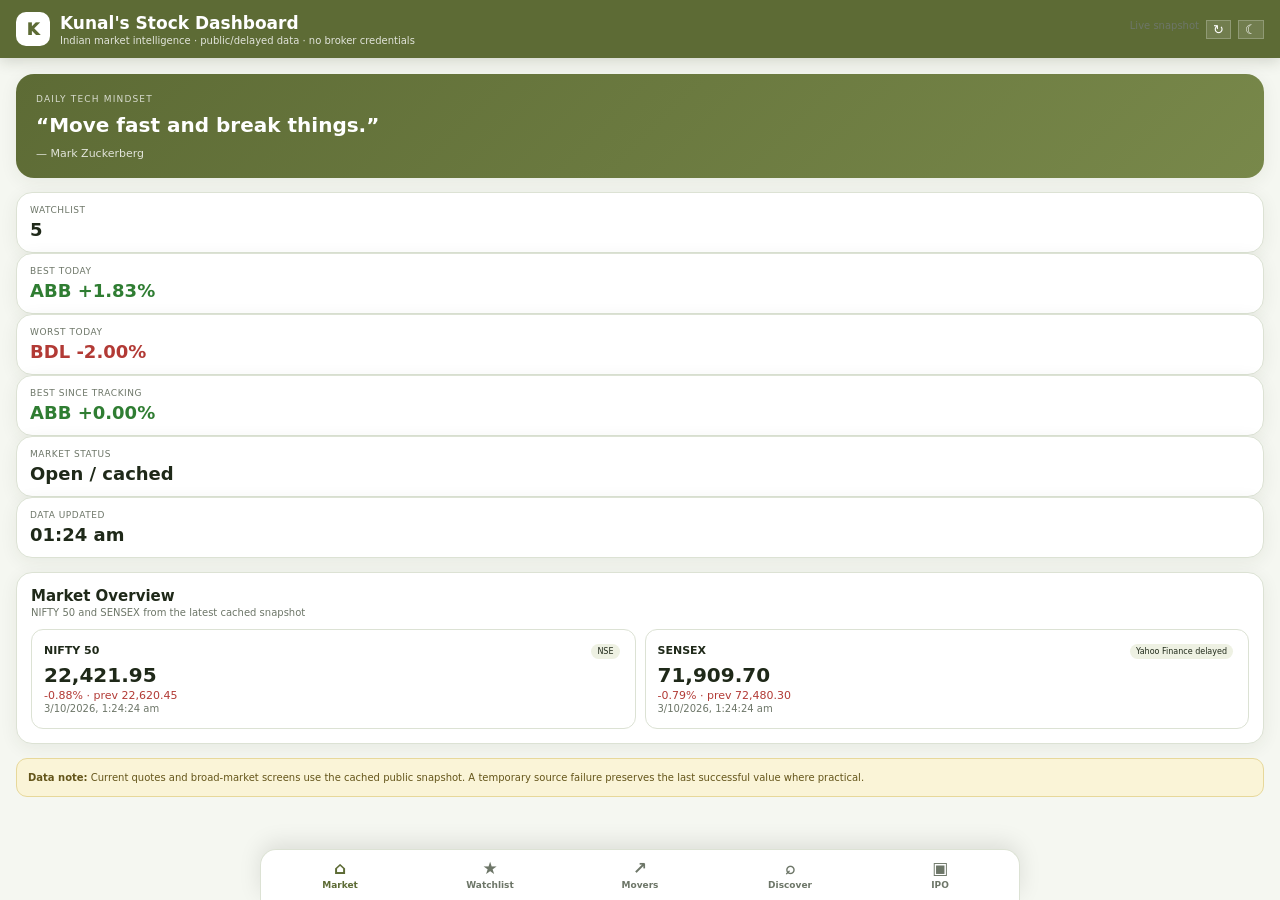
<file: index.html>
<!doctype html>
<html lang="en">
<head>
<meta charset="utf-8">
<meta name="viewport" content="width=device-width,initial-scale=1,viewport-fit=cover">
<meta name="theme-color" content="#5d6b35">
<title>Kunal's Stock Dashboard V12.0</title>
<style>
:root{--olive:#5d6b35;--olive2:#78884a;--olive3:#eef1e3;--bg:#f5f7f1;--panel:#fff;--text:#1f2919;--muted:#6d7668;--border:#dce2d4;--good:#2f7d32;--bad:#b23a35;--gold:#9a7610;--shadow:0 4px 18px rgba(39,53,29,.07)}
[data-theme=dark]{--bg:#11170e;--panel:#192114;--text:#edf2e7;--muted:#a7b19d;--border:#34402f;--olive:#95aa62;--olive2:#b1c57a;--olive3:#26311f;--good:#76c67a;--bad:#ff7b72;--gold:#e1bf57;--shadow:0 4px 18px rgba(0,0,0,.2)}
*{box-sizing:border-box}html,body{margin:0;background:var(--bg);color:var(--text);font-family:Inter,system-ui,-apple-system,Segoe UI,Roboto,sans-serif}body{min-height:100vh}.wrap{max-width:1320px;margin:auto;padding:16px}
.topbar{position:sticky;top:0;z-index:20;margin:-16px -16px 16px;padding:12px 16px;background:var(--olive);color:#fff;display:flex;align-items:center;justify-content:space-between;gap:12px;box-shadow:0 3px 14px rgba(40,50,20,.18)}.brand{display:flex;align-items:center;gap:10px}.brandmark{width:34px;height:34px;border-radius:10px;background:#fff;color:var(--olive);display:grid;place-items:center;font-weight:950}.brand h1{font-size:17px;margin:0}.brand small{display:block;opacity:.82;font-size:10px;margin-top:2px}.top-actions{display:flex;gap:7px}.top-actions button{background:rgba(255,255,255,.12);border:1px solid rgba(255,255,255,.22);color:#fff}
.quote{background:linear-gradient(135deg,var(--olive),var(--olive2));color:#fff;border-radius:18px;padding:20px 20px 18px;box-shadow:var(--shadow);margin-bottom:14px}.quote-label{font-size:9px;letter-spacing:.13em;text-transform:uppercase;opacity:.76}.quote-text{font-size:20px;line-height:1.28;font-weight:750;max-width:920px;margin:9px 0 8px}.quote-author{font-size:11px;opacity:.82}
.cards{display:grid;grid-template-columns:repeat(6,1fr);gap:9px;margin-bottom:14px}.card,.panel{background:var(--panel);border:1px solid var(--border);border-radius:16px;box-shadow:var(--shadow)}.card{padding:12px 13px}.label{font-size:9px;color:var(--muted);text-transform:uppercase;letter-spacing:.06em}.value{font-size:18px;font-weight:850;margin-top:4px}.subval{font-size:10px;color:var(--muted);margin-top:2px}.up{color:var(--good)}.down{color:var(--bad)}
.panel{padding:14px;margin-bottom:14px}.section-head{display:flex;align-items:flex-end;justify-content:space-between;gap:10px;margin-bottom:11px}.section-head h2{font-size:15px;margin:0}.section-head p{font-size:10px;color:var(--muted);margin:2px 0 0}.status{font-size:10px;color:var(--muted)}
.marketgrid{display:grid;grid-template-columns:repeat(2,1fr);gap:9px}.market{padding:12px;border:1px solid var(--border);border-radius:12px}.mhead{display:flex;justify-content:space-between;align-items:center}.mname{font-size:11px;font-weight:800}.mval{font-size:20px;font-weight:900;margin-top:4px}.mchg{font-size:11px;margin-top:2px}
.searchbar{position:relative}.toolbar{display:flex;gap:8px;flex-wrap:wrap}.toolbar input,.toolbar select,.toolbar button{font:inherit;border:1px solid var(--border);background:var(--panel);color:var(--text);border-radius:11px;padding:9px 11px}.toolbar input{min-width:280px;flex:1}.primary{background:var(--olive)!important;color:#fff!important;border-color:var(--olive)!important;font-weight:750}.results{display:none;position:absolute;left:0;right:0;top:44px;background:var(--panel);border:1px solid var(--border);border-radius:12px;box-shadow:var(--shadow);overflow:hidden;z-index:10}.results.open{display:block}.result{padding:9px 11px;cursor:pointer;border-bottom:1px solid var(--border)}.result:last-child{border-bottom:0}.result:hover{background:var(--olive3)}.result b{display:block;font-size:11px}.result span{font-size:9px;color:var(--muted)}
.tablebox{overflow:auto;border:1px solid var(--border);border-radius:12px}table{border-collapse:collapse;width:100%;min-width:1540px;font-size:11px}th{padding:9px 7px;color:var(--muted);text-align:right;border-bottom:1px solid var(--border);white-space:nowrap;position:sticky;top:0;background:var(--panel);z-index:1}th:first-child,td:first-child,td.name{text-align:left!important}td{padding:9px 7px;border-bottom:1px solid var(--border);text-align:right;white-space:nowrap;vertical-align:middle}.name{font-weight:850}.ticker{display:block;font-size:9px;color:var(--muted);font-weight:500}.price{font-size:13px;font-weight:900}.cellprice{font-weight:650}.cellpct{font-size:10px;margin-top:1px}.star{font-size:16px;background:none!important;border:0!important;padding:0 4px!important;color:var(--olive)}.remove{font-size:9px;padding:4px 6px!important}.clickstock{cursor:pointer}.clickstock:hover{background:var(--olive3)}
.details{display:none}.details.open{display:block}.detail-top{display:flex;justify-content:space-between;gap:12px}.detail-title{font-size:16px;font-weight:900}.detail-right{text-align:right}.detail-price{font-size:22px;font-weight:950}.metrics{display:grid;grid-template-columns:repeat(5,1fr);gap:8px;margin-top:11px}.metric{padding:9px;background:var(--olive3);border-radius:10px}.metric span{display:block;font-size:8px;color:var(--muted);text-transform:uppercase;letter-spacing:.04em}.metric b{font-size:11px}.chart{width:100%;height:180px;display:block;margin-top:10px}.periods{display:flex;flex-wrap:wrap;gap:6px;margin-top:7px}.period{padding:7px 9px;border:1px solid var(--border);border-radius:9px;font-size:10px}.period b{display:block;font-size:11px}
.grid3{display:grid;grid-template-columns:repeat(3,1fr);gap:10px}.grid4{display:grid;grid-template-columns:repeat(4,1fr);gap:10px}.move,.opcard,.catcard,.ipo{border:1px solid var(--border);border-radius:12px;padding:11px}.move h3,.opcard h3,.catcard h3,.ipo h3{font-size:11px;margin:0 0 7px}.moveitem{display:flex;justify-content:space-between;gap:10px;padding:7px 0;border-bottom:1px solid var(--border);font-size:11px}.moveitem:last-child{border-bottom:0}.mini{font-size:10px;color:var(--muted);line-height:1.45}.score{font-weight:900}.pill{display:inline-block;font-size:9px;border:1px solid var(--border);border-radius:999px;padding:3px 6px;margin-left:4px}.empty{padding:12px;border:1px dashed var(--border);border-radius:10px;color:var(--muted);font-size:10px;line-height:1.45}.tag{display:inline-block;font-size:8px;background:var(--olive3);border-radius:999px;padding:3px 6px;margin:2px 3px 0 0}
.ipo-grid{display:grid;grid-template-columns:repeat(3,1fr);gap:9px}.rubric{display:grid;grid-template-columns:repeat(4,1fr);gap:8px;margin-top:9px}.rubric div{padding:9px;background:var(--olive3);border-radius:9px;font-size:9px;line-height:1.4}.note{font-size:10px;color:var(--muted);line-height:1.5;margin-top:8px}
.ipo-head{display:flex;justify-content:space-between;gap:12px;align-items:flex-start;flex-wrap:wrap}
.ipo-title{font-size:15px;font-weight:900}.ipo-meta{font-size:10px;color:var(--muted);margin-top:4px;line-height:1.5}
.ipo-score{min-width:92px;text-align:center;border:1px solid var(--border);border-radius:12px;padding:8px 10px;background:var(--soft)}
.ipo-score b{display:block;font-size:18px}.ipo-score span{font-size:9px;font-weight:800}
.ipo-good,.ipo-bad{border-radius:10px;padding:9px 10px;margin-top:9px}
.ipo-good{background:#eaf7ef;border:1px solid #bfe5ca}.ipo-bad{background:#fff0f0;border:1px solid #efc4c4}
[data-theme=dark] .ipo-good{background:#13281b;border-color:#285b38}[data-theme=dark] .ipo-bad{background:#2b1717;border-color:#613030}
.ipo-good h4,.ipo-bad h4{margin:0 0 6px;font-size:10px}.ipo-good h4{color:#17723d}.ipo-bad h4{color:#b33131}
[data-theme=dark] .ipo-good h4{color:#75d99a}[data-theme=dark] .ipo-bad h4{color:#ff8d8d}
.ipo-points{display:grid;grid-template-columns:repeat(2,minmax(0,1fr));gap:5px}
.ipo-point{font-size:10px;line-height:1.35;padding:5px 6px;border-radius:7px;background:rgba(255,255,255,.55)}
[data-theme=dark] .ipo-point{background:rgba(0,0,0,.18)}
.ipo-full{margin-top:9px}.ipo-full summary{font-size:10px;font-weight:800;cursor:pointer;color:var(--muted);list-style:none}
.ipo-full summary::-webkit-details-marker{display:none}.ipo-full summary:after{content:"＋";float:right;font-size:13px}
.ipo-full[open] summary:after{content:"−"}
.ipo-facts{display:grid;grid-template-columns:repeat(3,1fr);gap:6px;margin-top:7px}
.ipo-fact{padding:7px;background:var(--soft);border-radius:7px;font-size:9px}.ipo-fact b{display:block;font-size:10px}
@media(max-width:700px){.ipo-points{grid-template-columns:1fr}.ipo-facts{grid-template-columns:repeat(2,1fr)}}
.warn{background:#faf4d7;border:1px solid #e7d89a;border-radius:11px;padding:11px;color:#64551a;font-size:10px;line-height:1.5}[data-theme=dark] .warn{background:#2d2b18;color:#dfd18b;border-color:#5a542c}
@media(max-width:1050px){.cards{grid-template-columns:repeat(3,1fr)}.grid4{grid-template-columns:repeat(2,1fr)}.metrics{grid-template-columns:repeat(3,1fr)}}
@media(max-width:760px){.wrap{padding:11px}.topbar{margin:-11px -11px 12px;padding:10px 11px}.quote{padding:16px}.quote-text{font-size:17px}.cards{grid-template-columns:repeat(2,1fr)}.marketgrid,.grid3,.ipo-grid,.rubric{grid-template-columns:1fr}.grid4,.metrics{grid-template-columns:repeat(2,1fr)}.toolbar input{min-width:0}.section-head{align-items:flex-start;flex-direction:column}}


/* IPO timeline */
.ipo-schedule{margin-top:9px;padding:9px 10px;border:1px solid var(--border);border-radius:10px;background:var(--panel)}
.ipo-schedule-title{font-size:9px;font-weight:900;letter-spacing:.05em;margin-bottom:7px;color:var(--olive)}
.ipo-schedule-title span{font-size:8px;font-weight:600;color:var(--muted);margin-left:5px}
.ipo-schedule-grid{display:grid;grid-template-columns:repeat(4,1fr);gap:6px}
.ipo-schedule-grid div{padding:7px;background:var(--olive3);border-radius:8px}
.ipo-schedule-grid span{display:block;font-size:8px;color:var(--muted);margin-bottom:2px}
.ipo-schedule-grid b{font-size:10px}
@media(max-width:760px){.ipo-schedule-grid{grid-template-columns:repeat(2,1fr)}}



/* V9.2: true tabbed Android app screens */
.app-screen{display:none!important}
.app-screen.active{display:block!important}
.tab-only{display:none!important}
.bottom-nav{
  position:fixed;
  left:50%;
  bottom:0;
  transform:translateX(-50%);
  z-index:100;
  width:min(760px,100%);
  display:grid;
  grid-template-columns:repeat(5,1fr);
  background:var(--panel);
  border:1px solid var(--border);
  border-bottom:0;
  border-radius:16px 16px 0 0;
  box-shadow:0 -6px 22px rgba(0,0,0,.10);
  padding:5px 4px calc(5px + env(safe-area-inset-bottom));
}
.bottom-nav button{
  appearance:none;
  border:0;
  background:transparent;
  color:var(--muted);
  font:inherit;
  font-size:9px;
  font-weight:800;
  padding:5px 2px;
  cursor:pointer;
  touch-action:manipulation;
  -webkit-tap-highlight-color:transparent;
}
.bottom-nav button b{
  display:block;
  font-size:17px;
  line-height:1.05;
  margin-bottom:2px;
}
.bottom-nav button.active{color:var(--olive)}
.wrap{padding-bottom:86px}
.ipo-new{
  border:1px solid var(--olive2);
  box-shadow:0 0 0 2px rgba(120,136,74,.10), var(--shadow);
  position:relative;
}
.ipo-new-badge{
  position:absolute;right:9px;top:9px;
  background:var(--olive);color:#fff;border-radius:999px;
  padding:3px 7px;font-size:8px;font-weight:900;
}
.ipo-schedule{margin-top:9px;padding:9px 10px;border:1px solid var(--border);border-radius:10px;background:var(--panel)}
.ipo-schedule-title{font-size:9px;font-weight:900;letter-spacing:.05em;margin-bottom:7px;color:var(--olive)}
.ipo-schedule-title span{font-size:8px;font-weight:600;color:var(--muted);margin-left:5px}
.ipo-schedule-grid{display:grid;grid-template-columns:repeat(4,1fr);gap:6px}
.ipo-schedule-grid div{padding:7px;background:var(--olive3);border-radius:8px}
.ipo-schedule-grid span{display:block;font-size:8px;color:var(--muted);margin-bottom:2px}
.ipo-schedule-grid b{font-size:10px}
@media(max-width:760px){
  .bottom-nav{width:100%;border-radius:14px 14px 0 0}
  .ipo-schedule-grid{grid-template-columns:repeat(2,1fr)}
}

</style>
<style>
.ipo-decision{margin:0 0 12px;border:1px solid var(--border);border-radius:14px;overflow:hidden;background:var(--panel)}
.ipo-decision-head{display:flex;justify-content:space-between;gap:10px;align-items:center;padding:11px 12px;background:var(--olive3);font-size:11px}
.ipo-decision-head span{font-size:9px;color:var(--muted);font-weight:600}
.ipo-summary-table{min-width:780px!important;font-size:10px}
.ipo-summary-table th{font-size:9px}
.score-badge{display:inline-grid;place-items:center;min-width:34px;height:28px;padding:0 7px;border-radius:9px;font-weight:950;color:#fff}
.score-green{background:#2f7d32}.score-amber{background:#b88916}.score-red{background:#b23a35}
.status-badge{display:inline-block;padding:4px 7px;border-radius:999px;font-size:8px;font-weight:900;white-space:nowrap}
.status-live{background:#dff3e4;color:#17652f}.status-upcoming{background:#e9eddc;color:#55652d}
.status-closed{background:#fff0d2;color:#8a6410}.status-allotment{background:#ffe3e1;color:#9d302b}
.status-listed{background:#e7eaf0;color:#505866}
.ipo-score-box{display:flex;flex-direction:column;align-items:center;gap:4px}
.ipo-score-box .score-badge{min-width:46px;height:38px;font-size:17px}
.ipo-score-box small{font-size:8px;font-weight:800;color:var(--muted)}
@media(max-width:760px){.ipo-decision-head{align-items:flex-start;flex-direction:column}.ipo-summary-table{min-width:760px!important}}
</style>
<style>
.ipo-decision{margin:0 0 12px;border:1px solid var(--border);border-radius:14px;overflow:hidden;background:var(--panel)}
.ipo-decision-head{display:flex;justify-content:space-between;gap:10px;align-items:center;padding:11px 12px;background:var(--olive3);font-size:11px}
.ipo-decision-head span{font-size:9px;color:var(--muted);font-weight:600}
.ipo-summary-table{min-width:700px!important;font-size:10px}
.ipo-summary-table th{font-size:9px}
.score-badge{display:inline-grid;place-items:center;min-width:34px;height:28px;padding:0 7px;border-radius:9px;font-weight:950;color:#fff}
.score-green{background:#2f7d32}.score-amber{background:#b88916}.score-red{background:#b23a35}
.status-badge{display:inline-block;padding:4px 7px;border-radius:999px;font-size:8px;font-weight:900;white-space:nowrap}
.status-live{background:#dff3e4;color:#17652f}.status-upcoming{background:#e9eddc;color:#55652d}
.status-closed{background:#fff0d2;color:#8a6410}.status-allotment{background:#ffe3e1;color:#9d302b}
.status-listed{background:#e7eaf0;color:#505866}
.ipo-score-box{display:flex;flex-direction:column;align-items:center;gap:4px}
.ipo-score-box .score-badge{min-width:46px;height:38px;font-size:17px}
.ipo-score-box small{font-size:8px;font-weight:800;color:var(--muted)}
@media(max-width:760px){.ipo-decision-head{align-items:flex-start;flex-direction:column}.ipo-summary-table{min-width:700px!important}}
</style>
</head>
<body>
<div class="wrap">
<header class="topbar"><div class="brand"><div class="brandmark">K</div><div><h1>Kunal's Stock Dashboard</h1><small>Indian market intelligence · public/delayed data · no broker credentials</small></div></div><div class="top-actions"><span class="status" id="status">Loading…</span><button id="refresh">↻</button><button id="theme">☾</button></div></header>

<section class="quote"><div class="quote-label">Daily tech mindset</div><div class="quote-text" id="quoteText"></div><div class="quote-author" id="quoteAuthor"></div></section>

<section class="cards" data-screen="market"><div class="card"><div class="label">Watchlist</div><div class="value" id="count">5</div></div><div class="card"><div class="label">Best Today</div><div class="value up" id="best">—</div></div><div class="card"><div class="label">Worst Today</div><div class="value down" id="worst">—</div></div><div class="card"><div class="label">Best Since Tracking</div><div class="value up" id="bestTrack">—</div></div><div class="card"><div class="label">Market Status</div><div class="value" id="marketStatus">—</div></div><div class="card"><div class="label">Data Updated</div><div class="value" id="updated">—</div></div></section>

<section class="panel" data-screen="market"><div class="section-head"><div><span id="market-section" class="section-anchor"></span><h2>Market Overview</h2><p>NIFTY 50 and SENSEX from the latest cached snapshot</p></div></div><div class="marketgrid" id="markets"></div></section>

<section class="panel" data-screen="watchlist"><div class="section-head"><div><span id="watchlist-section" class="section-anchor"></span><h2>Build Your Watchlist</h2><p>Search by symbol or company name and choose a real matching security.</p></div></div><div class="toolbar"><div class="searchbar" style="flex:1;min-width:220px"><input id="stockInput" autocomplete="off" placeholder="Try TCS, Tata Consultancy, GTLINFRA…"><div id="results" class="results"></div></div><button id="add" class="primary">＋ Add selected</button><select id="sort"><option value="default">Sort: Default</option><option value="today">Today</option><option value="m1">1M</option><option value="y1">1Y</option><option value="track">Since Tracking</option></select><select id="filter"><option value="all">All</option><option value="up">Gainers</option><option value="down">Losers</option><option value="fav">Favourites</option></select></div><div class="note">Unknown text is never silently added. Search suggestions come from the cached broader-market universe, and the selected security's own first available price becomes its independent tracking price.</div></section>

<section class="panel" data-screen="watchlist"><div class="section-head"><div><span id="performance-section" class="section-anchor"></span><h2>My Performance</h2><p>Every stock has its own tracking price and historical prices.</p></div></div><div class="tablebox"><table><thead><tr><th>★</th><th>Stock</th><th>Tracking</th><th>Since</th><th>Current</th><th>Today</th><th>1M</th><th>3M</th><th>6M</th><th>9M</th><th>1Y</th><th>5Y</th><th>All Time</th><th></th></tr></thead><tbody id="rows"></tbody></table></div></section>

<section class="panel" data-screen="watchlist"><div class="section-head"><div><h2>Selected Stock</h2><p>Tap any performance row to open details and the cached chart.</p></div></div><div id="details"><div class="empty">Select a stock from the table.</div></div></section>

<section class="panel" data-screen="discover"><div class="section-head"><div><span id="opportunities-section" class="section-anchor"></span><h2>Broader Market Opportunities</h2><p>Entire cached NIFTY 500 universe, including stocks outside your watchlist.</p></div></div><div class="grid3"><div class="opcard"><h3>Biggest Gainers — All Stocks</h3><div id="oppToday"></div></div><div class="opcard"><h3>Near 52W High</h3><div id="oppHigh"></div></div><div class="opcard"><h3>Recovery Candidates</h3><div id="oppLow"></div></div></div><div class="note">Opportunity scores are indicative screening scores, not predictions or guaranteed returns.</div></section>

<section class="panel" data-screen="movers"><div class="section-head"><div><span id="movers-section" class="section-anchor"></span><h2>Biggest Movers — All Stocks</h2><p>Top gainers and losers across the whole cached universe, not just your watchlist.</p></div></div><div class="grid4"><div class="move"><h3>Top Gainers</h3><div id="gainers"></div></div><div class="move"><h3>Top Losers</h3><div id="losers"></div></div><div class="move"><h3>Strongest Momentum</h3><div id="momentum"></div></div><div class="move"><h3>Near 52W High</h3><div id="moversHigh"></div></div></div></section>

<section class="panel" data-screen="discover"><div class="section-head"><div><span id="categories-section" class="section-anchor"></span><h2>Stock Categories</h2><p>Cap buckets are rank-based from available free-float market-cap data; themes are curated.</p></div></div><div class="grid4" id="categories"></div></section>

<section class="panel" data-screen="ipo"><div class="section-head"><div><span id="ipo-section" class="section-anchor"></span><h2>IPO Intelligence</h2><p>Current/upcoming IPOs with status, decision score and detailed analysis.</p></div></div>
<div class="ipo-decision">
  <div class="ipo-decision-head"><b>IPO Decision Summary</b><span>Analytical score — not a guarantee</span></div>
  <div class="tablebox"><table class="ipo-summary-table"><thead><tr><th>IPO</th><th>Status</th><th>Score</th><th>Can Invest?</th><th>Listing Gains</th><th>Long Term</th><th>Risk</th></tr></thead><tbody id="ipoSummary"></tbody></table></div>
</div>
<div id="ipos"></div><div class="rubric"><div><b>Fundamentals</b><br>Revenue/profit growth, margins, ROE/ROCE, debt</div><div><b>Valuation</b><br>IPO P/E vs industry, P/S and market-cap context</div><div><b>Structure</b><br>Fresh issue, OFS, promoter holding, use of proceeds</div><div><b>Demand</b><br>GMP, trend and retail/QIB/NII subscription</div></div><div class="note">GMP is unofficial market information and must never be treated as a guaranteed listing price or return.</div></section>

<div class="warn"><b>Data note:</b> Current quotes and broad-market screens use the cached public snapshot. A temporary source failure preserves the last successful value where practical.</div>
</div>

<script>
const defaults=[{name:"ABB India",symbol:"ABB"},{name:"Bharat Dynamics",symbol:"BDL"},{name:"BPCL",symbol:"BPCL"},{name:"Bharat Electronics",symbol:"BEL"},{name:"Cupid",symbol:"CUPID"}];
const quotes=[
 ["Stay hungry. Stay foolish.","Steve Jobs"],
 ["Move fast and break things.","Mark Zuckerberg"],
 ["Your most unhappy customers are your greatest source of learning.","Bill Gates"],
 ["Great things in business are never done by one person; they're done by a team.","Steve Jobs"],
];
let stocks=JSON.parse(localStorage.getItem("ksd7-stocks")||"null")||defaults;let data=null,ipoData=null,historyCache={},selected=null,chosen=null;
const fmt=v=>v==null||!isFinite(v)?"—":Number(v).toLocaleString("en-IN",{minimumFractionDigits:2,maximumFractionDigits:2});
const pct=v=>v==null||!isFinite(v)?"—":(v>=0?"+":"")+Number(v).toFixed(2)+"%";

const num=v=>{
  if(v===null||v===undefined||v==="") return null;
  const n=Number(String(v).replace(/,/g,"").replace(/₹/g,"").replace(/%/g,""));
  return Number.isFinite(n)?n:null;
};
const price=v=>{
  const n=num(v);
  return n===null?"—":"₹"+n.toLocaleString("en-IN",{minimumFractionDigits:2,maximumFractionDigits:2});
};


const marketCapCr=v=>{
  const n=num(v);
  return n==null?"—":n;
};
const marketCapLabel=v=>v==null?"—":`₹${fmt(marketCapCr(v))} Cr`;

const cls=v=>v==null?"":v>=0?"up":"down";
const esc=v=>String(v??"").replace(/[&<>"']/g,m=>({"&":"&amp;","<":"&lt;",">":"&gt;",'"':"&quot;","'":"&#039;"}[m]));
const trackKey=s=>`ksd7-track-${s}`;function save(){localStorage.setItem("ksd7-stocks",JSON.stringify(stocks))}
function track(symbol,last){let r=JSON.parse(localStorage.getItem(trackKey(symbol))||"null");if(!r?.price&&last!=null){r={price:last,date:new Date().toISOString()};localStorage.setItem(trackKey(symbol),JSON.stringify(r))}return r}
function universe(){return Object.entries(data?.opportunities||{}).map(([symbol,d])=>({symbol,...d})).filter(d=>d.last!=null)}
function get(s){
  const sym=String(s?.symbol||s||"").toUpperCase();
  let d=data?.stocks?.[sym]||data?.opportunities?.[sym]||null;
  const h=historyCache?.[sym];
  if(h){
    if(!d){
      d={name:s?.name||h.name||sym,last:h.last??null};
      data.stocks=data.stocks||{};
      data.stocks[sym]=d;
    }
    if(!Array.isArray(d.points) && Array.isArray(h.points)) d.points=h.points;
    const fields=["m1Price","m3Price","m6Price","m9Price","y1Price","y5Price","allTimePrice","m1","m3","m6","m9","y1","y5","allTime"];
    for(const k of fields){
      if(d[k]==null && h[k]!=null) d[k]=h[k];
    }
    if(d.last==null && h.last!=null) d.last=h.last;
    if(d.prev==null && h.prev!=null) d.prev=h.prev;
  }
  return d;
}
function historicalCell(d,key){const price=d?.[key+"Price"],change=d?.[key];return price!=null?`<div class="cellprice">₹${fmt(price)}</div><div class="cellpct ${cls(change)}">${pct(change)}</div>`:"—"}
function render(){const f=document.getElementById("filter").value,k=document.getElementById("sort").value;let list=stocks.filter(s=>{const d=get(s),v=d?.today;return f==="all"||(f==="up"&&v!=null&&v>=0)||(f==="down"&&v!=null&&v<0)||(f==="fav"&&s.favorite)});list.sort((a,b)=>{if(k==="default")return 0;const A=get(a),B=get(b);if(k==="track"){const ta=A?.last!=null?track(a.symbol,A.last):null,tb=B?.last!=null?track(b.symbol,B.last):null;return ((tb?.price&&B?.last)?B.last/tb.price-1:-Infinity)-((ta?.price&&A?.last)?A.last/ta.price-1:-Infinity)}return (B?.[k]??-Infinity)-(A?.[k]??-Infinity)});
document.getElementById("count").textContent=stocks.length;document.getElementById("rows").innerHTML=list.map(s=>{const d=get(s),tr=d?.last!=null?track(s.symbol,d.last):null,since=tr?.price&&d?.last!=null?(d.last/tr.price-1)*100:null;return `<tr class="clickstock" data-sym="${esc(s.symbol)}"><td><button class="star" data-star="${esc(s.symbol)}">${s.favorite?"★":"☆"}</button></td><td class="name">${esc(d?.name||s.name)}<span class="ticker">${esc(s.symbol)}</span></td><td>${tr?`₹${fmt(tr.price)}`:"—"}</td><td class="${cls(since)}">${pct(since)}</td><td class="price">${d?.last!=null?"₹"+fmt(d.last):"—"}</td><td class="${cls(d?.today)}">${pct(d?.today)}</td><td>${historicalCell(d,"m1")}</td><td>${historicalCell(d,"m3")}</td><td>${historicalCell(d,"m6")}</td><td>${historicalCell(d,"m9")}</td><td>${historicalCell(d,"y1")}</td><td>${historicalCell(d,"y5")}</td><td>${historicalCell(d,"allTime")}</td><td><button class="remove" data-remove="${esc(s.symbol)}">Remove</button></td></tr>`}).join("")||`<tr><td colspan="14"><div class="empty">No stocks match this filter.</div></td></tr>`;
document.querySelectorAll("[data-sym]").forEach(r=>r.onclick=e=>{if(e.target.closest("button"))return;openDetail(r.dataset.sym)});document.querySelectorAll("[data-star]").forEach(b=>b.onclick=e=>{e.stopPropagation();const s=stocks.find(x=>x.symbol===b.dataset.star);if(s){s.favorite=!s.favorite;save();render()}});document.querySelectorAll("[data-remove]").forEach(b=>b.onclick=e=>{e.stopPropagation();stocks=stocks.filter(x=>x.symbol!==b.dataset.remove);save();if(selected===b.dataset.remove)selected=null;render()});renderDetails()}

async function fetchUserStockHistoryV12(symbol){
  const s=String(symbol||"").toUpperCase().replace(/\.NS$/,"");
  if(!s) return null;
  if(Array.isArray(historyCache?.[s]?.points)&&historyCache[s].points.length>1)
    return historyCache[s].points;
  return null;
}

function applyUserHistoryV12(d,points){
  if(!d||!Array.isArray(points)||points.length<2) return false;
  points=points.filter(p=>Number.isFinite(Number(p.t))&&Number(p.c)>0).sort((a,b)=>a.t-b.t);
  if(points.length<2) return false;
  d.points=points;
  if(d.last==null||!Number.isFinite(Number(d.last))) d.last=Number(points.at(-1).c);
  if(d.prev==null||!Number.isFinite(Number(d.prev))) d.prev=Number(points.at(-2)?.c||points.at(-1).c);
  if(d.today==null) d.today=d.prev?((d.last/d.prev)-1)*100:null;

  const now=Date.now();
  const pick=days=>{
    const target=now-days*86400000;
    let val=points[0].c;
    for(const p of points){ if(p.t*1000<=target) val=p.c; else break; }
    return val;
  };
  for(const [k,days] of [["m1",30],["m3",91],["m6",182],["m9",274],["y1",365],["y5",1826]]){
    const hp=pick(days);
    if(Number.isFinite(hp)&&hp>0){
      d[k+"Price"]=hp;
      d[k]=d.last>0?((d.last-hp)/hp)*100:null;
    }
  }
  d.allTimePrice=Number(points[0].c);
  d.allTime=d.allTimePrice>0?((d.last-d.allTimePrice)/d.allTimePrice)*100:null;
  d.historySource="GitHub cached Yahoo historical data";
  return true;
}

async function hydrateMissingWatchlistHistoryV12(){
  const list=Array.isArray(stocks)?stocks:[];
  let changed=false;
  for(const item of list){
    const sym=String(item?.symbol||item||"").toUpperCase();
    const d=data?.stocks?.[sym]||data?.opportunities?.[sym];
    if(!sym||!d) continue;
    const h=historyCache?.[sym];
    if(h && applyUserHistoryV12(d,h.points||[])) changed=true;
  }
  if(changed) render();
}

async function openDetail(sym){
  selected=String(sym||"").toUpperCase();
  let d=get({symbol:selected});
  if(!d){
    data.stocks=data.stocks||{};
    d=data.stocks[selected]={name:selected,last:null,points:[]};
  }
  const h=historyCache?.[selected];
  if(h) applyUserHistoryV12(d,h.points||[]);
  render();
  renderDetails();
  document.getElementById("details").scrollIntoView({behavior:"smooth",block:"nearest"});
}
function renderDetails(){const box=document.getElementById("details");if(!selected){box.innerHTML='<div class="empty">Select a stock from the table.</div>';return}const meta=stocks.find(s=>s.symbol===selected)||{symbol:selected,name:selected},d=get(meta);if(!d){box.innerHTML=`<div class="empty">${esc(selected)} has no current cached data yet.</div>`;return}const tr=track(selected,d.last),since=tr?.price?(d.last/tr.price-1)*100:null;box.innerHTML=`<div class="details open"><div class="detail-top"><div><div class="detail-title">${esc(d.name||meta.name)} <span class="ticker">${esc(selected)}</span></div><div class="mini">${esc(d.sector||"Sector unavailable")}</div></div><div class="detail-right"><div class="detail-price">₹${fmt(d.last)}</div><div class="${cls(d.today)}">${pct(d.today)} today</div></div></div><div class="metrics"><div class="metric"><span>Tracking price</span><b>₹${fmt(tr?.price)}</b></div><div class="metric"><span>Since tracking</span><b class="${cls(since)}">${pct(since)}</b></div><div class="metric"><span>52W high</span><b>₹${fmt(d.high)}</b></div><div class="metric"><span>52W low</span><b>₹${fmt(d.low)}</b></div><div class="metric"><span>Volume</span><b>${d.volume==null?"—":Number(d.volume).toLocaleString("en-IN")}</b></div><div class="metric"><span>Prev close</span><b>₹${fmt(d.prev)}</b></div><div class="metric"><span>Market cap</span><b>${marketCapLabel(d.marketCap)}</b></div><div class="metric"><span>P/E</span><b>${fmt(d.pe)}</b></div><div class="metric"><span>1Y</span><b class="${cls(d.y1)}">${pct(d.y1)}</b></div><div class="metric"><span>5Y</span><b class="${cls(d.y5)}">${pct(d.y5)}</b></div></div><svg class="chart" viewBox="0 0 900 180" preserveAspectRatio="none">${spark(d.points)}</svg><div class="periods">${[["1M","m1"],["3M","m3"],["6M","m6"],["9M","m9"],["1Y","y1"],["5Y","y5"],["All Time","allTime"]].map(([label,key])=>`<div class="period"><span>${label}</span><b>₹${fmt(d[key+"Price"])}</b><span class="${cls(d[key])}">${pct(d[key])}</span></div>`).join("")}</div>`}
function spark(points){const p=(points||[]).map(x=>Number(x.c)).filter(Number.isFinite).slice(-260);if(p.length<2)return"";const w=900,h=180,pad=8,min=Math.min(...p),max=Math.max(...p),den=max-min||1;const pts=p.map((v,i)=>`${pad+i*(w-2*pad)/(p.length-1)},${h-pad-(v-min)*(h-2*pad)/den}`).join(" ");return `<polyline fill="none" stroke="var(--olive)" stroke-width="2.3" points="${pts}"/>`}
function populateSearch(){const q=document.getElementById("stockInput").value.trim().toLowerCase(),box=document.getElementById("results");chosen=null;if(!q){box.classList.remove("open");box.innerHTML="";return}const rows=universe().filter(x=>x.symbol.toLowerCase().includes(q)||String(x.name||"").toLowerCase().includes(q)).sort((a,b)=>{const as=a.symbol.toLowerCase().startsWith(q)?0:1,bs=b.symbol.toLowerCase().startsWith(q)?0:1;return as-bs||a.symbol.localeCompare(b.symbol)}).slice(0,8);box.innerHTML=rows.length?rows.map(x=>`<div class="result" data-result="${esc(x.symbol)}"><b>${esc(x.symbol)}</b><span>${esc(x.name||x.symbol)} · ₹${fmt(x.last)}</span></div>`).join(""):`<div class="result"><b>No matching stock</b><span>Try a symbol or part of the company name.</span></div>`;box.classList.add("open");document.querySelectorAll("[data-result]").forEach(e=>e.onclick=()=>{chosen=e.dataset.result;document.getElementById("stockInput").value=chosen;box.classList.remove("open")})}
function addSelected(){let sym=chosen||document.getElementById("stockInput").value.trim().toUpperCase();const rows=universe();let exact=rows.find(x=>x.symbol===sym)||rows.find(x=>String(x.name||"").toUpperCase()===sym);if(!exact){const q=sym.toLowerCase();exact=rows.find(x=>x.symbol.toLowerCase()===q||String(x.name||"").toLowerCase()===q)}if(!exact){alert("Select a stock from the search suggestions first.");return}sym=exact.symbol;if(!stocks.some(s=>s.symbol===sym)){stocks.push({name:exact.name||sym,symbol:sym});track(sym,exact.last);save();render()}document.getElementById("stockInput").value="";chosen=null;document.getElementById("results").classList.remove("open")}
function renderMarkets(){const m=data?.markets||{};document.getElementById("markets").innerHTML=["NIFTY 50","SENSEX"].map(k=>{const x=m[k];return `<div class="market"><div class="mhead"><div class="mname">${k}</div><span class="tag">${esc(x?.source||"cached")}</span></div><div class="mval">${x?.last!=null?fmt(x.last):"—"}</div><div class="mchg ${cls(x?.today)}">${pct(x?.today)} · prev ${x?.prev!=null?fmt(x.prev):"—"}</div><div class="mini">${x?.updatedAt?new Date(x.updatedAt).toLocaleString("en-IN"):"Last good cached value"}</div></div>`}).join("")}
function renderOpportunity(id,arr,showScore=true){document.getElementById(id).innerHTML=(arr||[]).slice(0,8).map(x=>`<div class="moveitem linkish" data-oppsym="${esc(x.symbol)}"><span><b>${esc(x.symbol)}</b><span class="ticker">${esc(x.name||x.symbol)}</span></span><span class="${cls(x.today)}">${pct(x.today)}${showScore?`<span class="ticker">Score ${x.score??"—"}</span>`:""}</span></div>`).join("")||'<div class="empty">No opportunity data in snapshot.</div>'}
function opportunities(){const arr=universe();renderOpportunity("oppToday",[...arr].sort((a,b)=>(b.today??-Infinity)-(a.today??-Infinity)));renderOpportunity("oppHigh",arr.filter(x=>x.high&&x.last).sort((a,b)=>(b.last/b.high)-(a.last/a.high)));renderOpportunity("oppLow",arr.filter(x=>x.high&&x.low&&x.last).sort((a,b)=>((a.last-a.low)/(a.high-a.low))-((b.last-b.low)/(b.high-b.low))));const gains=[...arr].sort((a,b)=>(b.today??-Infinity)-(a.today??-Infinity)),losers=[...arr].sort((a,b)=>(a.today??Infinity)-(b.today??Infinity)),momentum=[...arr].sort((a,b)=>(b.score??-Infinity)-(a.score??-Infinity)),high=[...arr].filter(x=>x.high&&x.last).sort((a,b)=>(b.last/b.high)-(a.last/a.high));renderMover("gainers",gains);renderMover("losers",losers);renderMover("momentum",momentum,true);renderMover("moversHigh",high,true);document.querySelectorAll("[data-oppsym]").forEach(e=>e.onclick=()=>{const sym=e.dataset.oppsym;if(!stocks.some(s=>s.symbol===sym)){const d=data.opportunities[sym];stocks.push({name:d?.name||sym,symbol:sym});track(sym,d?.last);save();render()}openDetail(sym)})}
function renderMover(id,arr,score=false){document.getElementById(id).innerHTML=arr.slice(0,8).map(x=>`<div class="moveitem linkish" data-oppsym="${esc(x.symbol)}"><span>${esc(x.symbol)}<span class="ticker">${esc(x.name||"")}</span></span><span class="${cls(x.today)}">${pct(x.today)}${score?`<span class="ticker">${x.score??"—"}</span>`:""}</span></div>`).join("")||'<div class="empty">No data.</div>'}
const themes={"Dividend":["COALINDIA","IOC","ONGC","NTPC","POWERGRID","BPCL","ITC"],"PSU":["SBIN","BPCL","BEL","BDL","ONGC","NTPC","COALINDIA"],"Defence":["BEL","BDL","HAL","MAZDOCK","GRSE","BEML"],"Railways":["IRCON","RVNL","IRFC","RITES","TITAGARH"],"Infrastructure":["LT","LARSEN","ABB","SIEMENS","RVNL","IRCON"],"Banking":["HDFCBANK","ICICIBANK","SBIN","KOTAKBANK","AXISBANK"],"IT":["TCS","INFY","HCLTECH","WIPRO","TECHM"],"Pharma":["SUNPHARMA","DRREDDY","CIPLA","DIVISLAB"],"Energy":["RELIANCE","ONGC","POWERGRID","BPCL","NTPC"]};
function categoryRecords(name){const arr=universe();if(["Blue-chip","Large-cap","Mid-cap","Small-cap","Penny (<₹50)"].includes(name))return arr.filter(x=>x.capCategory===name||(!x.capCategory&&name==="Penny (<₹50)"&&x.last<50)).sort((a,b)=>(b.score??-Infinity)-(a.score??-Infinity));const set=new Set(themes[name]||[]);return arr.filter(x=>set.has(x.symbol)).sort((a,b)=>(b.score??-Infinity)-(a.score??-Infinity))}
function categories(){const names=["Blue-chip","Large-cap","Mid-cap","Small-cap","Penny (<₹50)",...Object.keys(themes)];document.getElementById("categories").innerHTML=names.map(name=>{const a=categoryRecords(name),b=a[0];return `<div class="catcard"><h3>${name}</h3>${b?`<div class="moveitem linkish" data-oppsym="${esc(b.symbol)}"><span><b>${esc(b.symbol)}</b><span class="ticker">${esc(b.name||"")}</span></span><span>₹${fmt(b.last)}</span></div><div class="mini">Today ${pct(b.today)} · 52W ${fmt(b.low)}–${fmt(b.high)} · score ${b.score??"—"}</div>`:'<div class="empty">No matching stock in the current snapshot.</div>'}</div>`}).join("");document.querySelectorAll("[data-oppsym]").forEach(e=>e.onclick=()=>{const sym=e.dataset.oppsym;if(!stocks.some(s=>s.symbol===sym)){const d=data.opportunities[sym];stocks.push({name:d?.name||sym,symbol:sym});track(sym,d?.last);save();render()}openDetail(sym)})}
function ipoScore(x){let s=0;const rg=Number(x.revenueGrowth),pg=Number(x.profitGrowth),roe=Number(x.roe),roce=Number(x.roce),g=Number(x.gmpPct),sub=Number(x.subscriptionTotal);if(Number.isFinite(rg))s+=Math.max(0,Math.min(10,rg/5+5));if(Number.isFinite(pg))s+=Math.max(0,Math.min(10,pg/5+5));if(Number.isFinite(roe))s+=Math.max(0,Math.min(10,roe/5));if(Number.isFinite(roce))s+=Math.max(0,Math.min(10,roce/5));if(x.pe!=null&&x.industryPe>0)s+=Math.max(0,Math.min(15,(1-(Number(x.pe)-Number(x.industryPe))/Number(x.industryPe))*15));if(Number.isFinite(g))s+=Math.max(0,Math.min(15,g/5));if(Number.isFinite(sub))s+=Math.max(0,Math.min(15,sub/3));if(x.freshIssuePct!=null)s+=Math.min(10,Math.max(0,Number(x.freshIssuePct)/10));return Math.round(Math.min(100,s))}
function ipoSignal(label,value,type){
 const text=value==null||value===""?"Not available":String(value);
 return `<div class="ipo-point"><b>${esc(label)}</b><br>${esc(text)}</div>`;
}
function fmtDate(v){
 if(!v) return "—";
 const d=new Date(v+(/T|Z/.test(String(v))?"":"T00:00:00+05:30"));
 if(Number.isNaN(d.getTime())) return esc(String(v));
 return d.toLocaleDateString("en-IN",{day:"2-digit",month:"short",year:"numeric"});
}
function ipoCard(x){
 const score=x.score??ipoScore(x), flag=score>=70?"GREEN":score>=45?"YELLOW":"RED";
 const positives=[], negatives=[];
 const rg=Number(x.revenueGrowth), pg=Number(x.profitGrowth), roe=Number(x.roe), roce=Number(x.roce);
 const gp=Number(x.gmpPct), sub=Number(x.subscriptionTotal), pe=Number(x.pe), ipe=Number(x.industryPe);
 const debt=Number(x.debt), fresh=Number(x.freshIssuePct), promoter=Number(x.promoterHolding);

 if(Number.isFinite(rg) && rg>0) positives.push(ipoSignal("Revenue growth",pct(rg)+" — positive","good"));
 if(Number.isFinite(pg) && pg>0) positives.push(ipoSignal("Profit growth",pct(pg)+" — positive","good"));
 if(Number.isFinite(roe) && roe>=15) positives.push(ipoSignal("ROE",pct(roe)+" — healthy","good"));
 if(Number.isFinite(roce) && roce>=15) positives.push(ipoSignal("ROCE",pct(roce)+" — healthy","good"));
 if(Number.isFinite(gp) && gp>0) positives.push(ipoSignal("GMP",pct(gp)+" — positive unofficial signal","good"));
 if(Number.isFinite(sub) && sub>=2) positives.push(ipoSignal("Subscription",sub.toFixed(1)+"× — strong demand","good"));
 if(Number.isFinite(pe) && Number.isFinite(ipe) && pe>0 && ipe>0 && pe<ipe) positives.push(ipoSignal("Valuation","IPO P/E below industry P/E","good"));
 if(Number.isFinite(promoter) && promoter>=40) positives.push(ipoSignal("Promoter holding",pct(promoter)+" — meaningful holding","good"));
 if(Number.isFinite(fresh) && fresh>=50) positives.push(ipoSignal("Fresh issue",pct(fresh)+" — substantial fresh capital","good"));

 if(Number.isFinite(rg) && rg<0) negatives.push(ipoSignal("Revenue growth",pct(rg)+" — declining","bad"));
 if(Number.isFinite(pg) && pg<0) negatives.push(ipoSignal("Profit growth",pct(pg)+" — declining","bad"));
 if(Number.isFinite(roe) && roe<10) negatives.push(ipoSignal("ROE",pct(roe)+" — weak","bad"));
 if(Number.isFinite(roce) && roce<10) negatives.push(ipoSignal("ROCE",pct(roce)+" — weak","bad"));
 if(Number.isFinite(gp) && gp<0) negatives.push(ipoSignal("GMP",pct(gp)+" — negative unofficial signal","bad"));
 if(Number.isFinite(sub) && sub<1) negatives.push(ipoSignal("Subscription",sub.toFixed(1)+"× — weak demand","bad"));
 if(Number.isFinite(pe) && Number.isFinite(ipe) && pe>ipe) negatives.push(ipoSignal("Valuation","IPO P/E above industry P/E","bad"));
 if(Number.isFinite(debt) && debt>0) negatives.push(ipoSignal("Debt","Debt reported — review leverage","bad"));
 if(Number.isFinite(fresh) && fresh<30) negatives.push(ipoSignal("Fresh issue",pct(fresh)+" — large OFS component","bad"));
 if(Number.isFinite(promoter) && promoter<20) negatives.push(ipoSignal("Promoter holding",pct(promoter)+" — relatively low","bad"));

 if(!positives.length) positives.push(ipoSignal("No clear positive signal","Insufficient verified data","good"));
 if(!negatives.length) negatives.push(ipoSignal("No major negative signal","No flagged issue from available metrics","bad"));

 return `<div class="ipo">
  <div class="ipo-head">
   <div><div class="ipo-title">${esc(x.name||"Unnamed IPO")}</div>
   <div class="ipo-meta">Price ${esc(x.priceBand||x.issuePrice||"—")} · GMP ${x.gmp!=null?"₹"+fmt(x.gmp):"—"} (${x.gmpPct!=null?pct(x.gmpPct):"—"}) · Lot ${x.lotSize??"—"} · Min investment ${x.minimumInvestment!=null?"₹"+fmt(x.minimumInvestment):"—"}</div></div>
   <div class="ipo-score-box"><span class="score-badge ${score>=70?"score-green":score>=45?"score-amber":"score-red"}">${score}</span><small>/ 100</small></div>
  </div>
  <div class="ipo-good"><h4>🟢 POSITIVES</h4><div class="ipo-points">${positives.join("")}</div></div>
  <div class="ipo-bad"><h4>🔴 NEGATIVES / RISKS</h4><div class="ipo-points">${negatives.join("")}</div></div>
  <div class="ipo-schedule">
   <div class="ipo-schedule-title">📅 IPO TIMELINE <span>tentative</span></div>
   <div class="ipo-schedule-grid">
    <div><span>Start</span><b>${fmtDate(x.openDate)}</b></div>
    <div><span>Bidding ends</span><b>${fmtDate(x.closeDate)}</b></div>
    <div><span>Allotment</span><b>${fmtDate(x.allotmentDate)}</b></div>
    <div><span>Listing</span><b>${fmtDate(x.listingDate)}</b></div>
   </div>
  </div>
  <details class="ipo-full">
   <summary>Full IPO details</summary>
   <div class="ipo-facts">
    <div class="ipo-fact"><b>Issue size</b>${x.issueSize!=null?"₹"+fmt(x.issueSize):"—"}</div>
    <div class="ipo-fact"><b>Market cap</b>${x.marketCap!=null?"₹"+fmt(x.marketCap):"—"}</div>
    <div class="ipo-fact"><b>Revenue growth</b>${pct(x.revenueGrowth)}</div>
    <div class="ipo-fact"><b>Profit growth</b>${pct(x.profitGrowth)}</div>
    <div class="ipo-fact"><b>ROE</b>${pct(x.roe)}</div>
    <div class="ipo-fact"><b>ROCE</b>${pct(x.roce)}</div>
    <div class="ipo-fact"><b>Debt</b>${x.debt??"—"}</div>
    <div class="ipo-fact"><b>IPO P/E</b>${x.pe??"—"}</div>
    <div class="ipo-fact"><b>Industry P/E</b>${x.industryPe??"—"}</div>
    <div class="ipo-fact"><b>Promoter holding</b>${x.promoterHolding!=null?pct(x.promoterHolding):"—"}</div>
    <div class="ipo-fact"><b>Fresh issue</b>${x.freshIssuePct!=null?pct(x.freshIssuePct):"—"}</div>
    <div class="ipo-fact"><b>OFS</b>${x.ofsPct!=null?pct(x.ofsPct):"—"}</div>
    <div class="ipo-fact"><b>Retail</b>${x.retailSubscription??"—"}×</div>
    <div class="ipo-fact"><b>QIB</b>${x.qibSubscription??"—"}×</div>
    <div class="ipo-fact"><b>NII/HNI</b>${x.niiSubscription??"—"}×</div>
    <div class="ipo-fact"><b>Listing potential</b>${esc(x.listingGainPotential||"—")}</div>
    <div class="ipo-fact"><b>Long-term potential</b>${esc(x.longTermPotential||"—")}</div>
    <div class="ipo-fact"><b>Risk</b>${esc(x.risk||"—")}</div>
   </div>
  </details>
 </div>`;
}
function renderIpos(){const rows=Array.isArray(ipoData?.ipos)?ipoData.ipos:[];document.getElementById("ipos").innerHTML=rows.length?`<div class="ipo-grid">${rows.map(ipoCard).join("")}</div>`:'<div class="empty">No verified IPO snapshot available.</div>'}
function setQuote(){const q=quotes[new Date().getDate()%quotes.length];document.getElementById("quoteText").textContent=`“${q[0]}”`;document.getElementById("quoteAuthor").textContent=`— ${q[1]}`}
async function load(){
  const status=document.getElementById("status");
  const updated=document.getElementById("updated");
  try{
    status.textContent="Loading…";

    // Market and IPO data are deliberately loaded independently.
    // A temporary IPO failure must never mark the market dashboard unavailable.
    let marketOK=false, ipoOK=false;

    try{
      const r=await fetch("data.json?v="+Date.now(),{cache:"no-store"});
      if(!r.ok) throw Error("market HTTP "+r.status);
      const fresh=await r.json();
      if(fresh && fresh.stocks){
        data=fresh;
        marketOK=true;
      }
    }catch(err){
      console.error("Market data:",err);
    }

    try{
      const h=await fetch("history-cache.json?v="+Date.now(),{cache:"no-store"});
      if(h.ok){
        const freshHistory=await h.json();
        if(freshHistory && freshHistory.stocks) historyCache=freshHistory.stocks;
      }
    }catch(err){
      console.error("History cache:",err);
    }

    try{
      const i=await fetch("ipo.json?v="+Date.now(),{cache:"no-store"});
      if(i.ok){
        const freshIPO=await i.json();
        if(freshIPO && Array.isArray(freshIPO.ipos)){
          ipoData=freshIPO;
          ipoOK=true;
        }
      }
    }catch(err){
      console.error("IPO data:",err);
    }

    if(!marketOK){
      status.textContent="Data unavailable";
      updated.textContent="—";
      return;
    }

    status.textContent=data.stockFailures?.length
      ?"Partial / cached"
      :(ipoOK?"Live snapshot":"Market live · IPO unavailable");

    updated.textContent=data.updatedAt
      ?new Date(data.updatedAt).toLocaleTimeString("en-IN",{hour:"2-digit",minute:"2-digit"})
      :"—";

    const arr=stocks.map(s=>({s,d:get(s)})).filter(x=>x.d?.today!=null);
    const best=arr.reduce((a,b)=>!a||b.d.today>a.d.today?b:a,null);
    const worst=arr.reduce((a,b)=>!a||b.d.today<a.d.today?b:a,null);

    document.getElementById("best").textContent=best
      ?`${best.s.symbol} ${pct(best.d.today)}`:"—";
    document.getElementById("worst").textContent=worst
      ?`${worst.s.symbol} ${pct(worst.d.today)}`:"—";

    const bt=stocks.map(s=>{
      const d=get(s);
      if(!d?.last)return null;
      const t=track(s.symbol,d.last);
      return t?.price?{s,v:(d.last/t.price-1)*100}:null;
    }).filter(Boolean).sort((a,b)=>b.v-a.v)[0];

    document.getElementById("bestTrack").textContent=bt
      ?`${bt.s.symbol} ${pct(bt.v)}`:"—";

    document.getElementById("marketStatus").textContent=
      data.markets?.["NIFTY 50"]?"Open / cached":"No data";

    try{ renderMarkets(); }catch(e){ console.error("Market render:",e); }
    try{ render(); }catch(e){ console.error("Watchlist render:",e); }
    try{ opportunities(); }catch(e){ console.error("Opportunity render:",e); }
    try{ categories(); }catch(e){ console.error("Category render:",e); }

    if(ipoOK && typeof renderIpos==="function"){
      try{ renderIpos(); }catch(e){
        console.error("IPO render:",e);
        const el=document.getElementById("ipos");
        if(el) el.innerHTML='<div class="empty">IPO data loaded, but the IPO display needs a refresh.</div>';
      }
    }
    else {
      const el=document.getElementById("ipos");
      if(el) el.innerHTML='<div class="empty">IPO data temporarily unavailable. Market data is still active.</div>';
    }
  }catch(e){
    console.error("Dashboard load:",e);
    status.textContent="Data unavailable";
  }
}

document.getElementById("refresh").onclick=load;document.getElementById("sort").onchange=render;document.getElementById("filter").onchange=render;document.getElementById("theme").onclick=()=>{document.documentElement.dataset.theme=document.documentElement.dataset.theme==="dark"?"":"dark";localStorage.setItem("ksd7-theme",document.documentElement.dataset.theme)};if(localStorage.getItem("ksd7-theme")==="dark")document.documentElement.dataset.theme="dark";
document.getElementById("stockInput").addEventListener("input",populateSearch);document.getElementById("stockInput").addEventListener("focus",populateSearch);document.getElementById("stockInput").addEventListener("keydown",e=>{if(e.key==="Enter")addSelected()});document.addEventListener("click",e=>{if(!e.target.closest(".searchbar"))document.getElementById("results").classList.remove("open")});document.getElementById("add").onclick=addSelected;setQuote();load().then(()=>setTimeout(()=>hydrateMissingWatchlistHistoryV12(),200));
</script>



<nav class="bottom-nav" id="bottomNav" aria-label="Primary navigation">
  <button type="button" data-tab="market" aria-label="Market"><b>⌂</b>Market</button>
  <button type="button" data-tab="watchlist" aria-label="Watchlist"><b>★</b>Watchlist</button>
  <button type="button" data-tab="movers" aria-label="Movers"><b>↗</b>Movers</button>
  <button type="button" data-tab="discover" aria-label="Discover"><b>⌕</b>Discover</button>
  <button type="button" data-tab="ipo" aria-label="IPO"><b>▣</b>IPO</button>
</nav>


<script>
/* V9.2 IPO: hide already-listed issues and highlight newest/current issues */
(function(){
  function ipoDate(x, key){
    const v = x && (x[key] || x[key.replace(/([A-Z])/g,"_$1").toLowerCase()]);
    if(!v) return null;
    const d = new Date(v);
    return Number.isNaN(d.getTime()) ? null : d;
  }

  function ipoState(x){
    const today = new Date();
    today.setHours(0,0,0,0);
    const start = ipoDate(x,"openDate");
    const end = ipoDate(x,"closeDate");
    const listing = ipoDate(x,"listingDate");
    const isListed = listing && listing < today;
    const isCurrent = !isListed && start && end && start <= today && today <= end;
    const isUpcoming = !isListed && start && start > today;
    return {isListed,isCurrent,isUpcoming,start,end,listing};
  }

  function fmtIPODate(d){
    if(!d) return "—";
    return d.toLocaleDateString("en-IN",{day:"2-digit",month:"short",year:"numeric"});
  }


  function ipoStatusV10(x){
    const today=new Date(); today.setHours(0,0,0,0);
    const getDate=k=>{
      const v=x && (x[k] || x[k.replace(/([A-Z])/g,"_$1").toLowerCase()]);
      if(!v) return null;
      const d=new Date(v);
      return Number.isNaN(d.getTime())?null:d;
    };
    const open=getDate("openDate"), close=getDate("closeDate");
    const allot=getDate("allotmentDate"), listing=getDate("listingDate");
    if(listing && today>=listing) return ["LISTED","listed"];
    if(close && today>close && allot && (!listing || today<listing)) return ["ALLOTMENT PENDING","allotment"];
    if(close && today>close && (!allot || today<allot) && (!listing || today<listing)) return ["BIDDING CLOSED","closed"];
    if(open && close && today>=open && today<=close) return ["LIVE","live"];
    if(open && today<open) return ["UPCOMING","upcoming"];
    return ["STATUS UNCONFIRMED","closed"];
  }

  function ipoDecisionV10(x,score){
    const pe=num(x.pe), ipe=num(x.industryPe);
    if(score>=70 && Number.isFinite(pe) && Number.isFinite(ipe) && pe>ipe*1.35) return "SELECTIVE";
    if(score>=70) return "YES";
    if(score>=50) return "SELECTIVE";
    return "NO";
  }

  function renderIPOSummaryV10(rows){
    const el=document.getElementById("ipoSummary");
    if(!el) return;
    const active=rows.filter(x=>ipoStatusV10(x)[0]!=="LISTED").sort((a,b)=>ipoScore(b)-ipoScore(a));
    el.innerHTML=active.length ? active.map(x=>{
      const score=ipoScore(x), st=ipoStatusV10(x), decision=ipoDecisionV10(x,score);
      const sc=score>=70?"score-green":score>=45?"score-amber":"score-red";
      return `<tr>
        <td class="name">${esc(x.name||"Unnamed IPO")}</td>
        <td><span class="status-badge status-${st[1]}">${st[0]}</span></td>
        <td><span class="score-badge ${sc}">${score}</span></td>
        <td><b>${decision}</b></td>
        <td>${esc(x.listingGainPotential||"—")}</td>
        <td>${esc(x.longTermPotential||"—")}</td>
        <td>${esc(x.risk||"—")}</td>
      </tr>`;
    }).join("") : `<tr><td colspan="7"><div class="empty">No active IPO records in the current snapshot.</div></td></tr>`;
  }

  window.renderIpos = function(){
    const all = Array.isArray(ipoData?.ipos) ? ipoData.ipos : [];
    renderIPOSummaryV10(all);
    const active = all
      .map(x => ({x, s:ipoState(x)}))
      .filter(o => !o.s.isListed)
      .sort((a,b) => {
        const ad=a.s.start?.getTime() ?? Infinity, bd=b.s.start?.getTime() ?? Infinity;
        const ac=a.s.isCurrent ? 0 : a.s.isUpcoming ? 1 : 2;
        const bc=b.s.isCurrent ? 0 : b.s.isUpcoming ? 1 : 2;
        return ac-bc || ad-bd || String(a.x.name||"").localeCompare(String(b.x.name||""));
      })
      .map(o=>o.x);

    const el=document.getElementById("ipos");
    if(!el) return;
    if(!active.length){
      el.innerHTML='<div class="empty">No current or upcoming IPOs in the latest snapshot.</div>';
      return;
    }
    el.innerHTML = '<div class="ipo-grid">' + active.map(function(x){
      const s=ipoState(x);
      const score=ipoScore(x);
      const flag=score>=70?"GREEN":score>=45?"YELLOW":"RED";
      const cls=s.isCurrent||s.isUpcoming?" ipo-new":"";
      const badge=s.isCurrent?"LIVE IPO":(s.isUpcoming?"UPCOMING":"");
      const name=esc(x.name||"Unnamed IPO");
      const statusInfo=ipoStatusV10(x);
      const statusBadge=`<span class="status-badge status-${statusInfo[1]}">${statusInfo[0]}</span>`;
      const band=esc(x.priceBand||x.issuePrice||"—");
      const gmpNum=num(x.gmp);
      const timeline = `
        <div class="ipo-schedule">
          <div class="ipo-schedule-title">📅 IPO TIMELINE <span>published / tentative</span></div>
          <div class="ipo-schedule-grid">
            <div><span>Start</span><b>${fmtIPODate(ipoDate(x,"openDate"))}</b></div>
            <div><span>Bidding ends</span><b>${fmtIPODate(ipoDate(x,"closeDate"))}</b></div>
            <div><span>Allotment</span><b>${fmtIPODate(ipoDate(x,"allotmentDate"))}</b></div>
            <div><span>Listing</span><b>${fmtIPODate(ipoDate(x,"listingDate"))}</b></div>
          </div>
        </div>`;
      const pos=[],neg=[];
      const rg=num(x.revenueGrowth), pg=num(x.profitGrowth), roe=num(x.roe), roce=num(x.roce);
      const gp=num(x.gmpPct), sub=num(x.subscriptionTotal), pe=num(x.pe), ipe=num(x.industryPe);
      if(rg!==null) (rg>0?pos:neg).push(ipoSignal("Revenue growth",pct(rg)+(rg>0?" — positive":" — declining")));
      if(pg!==null) (pg>0?pos:neg).push(ipoSignal("Profit growth",pct(pg)+(pg>0?" — positive":" — declining")));
      if(roe!==null) { if(roe>=15) pos.push(ipoSignal("ROE",pct(roe)+" — healthy")); else if(roe<10) neg.push(ipoSignal("ROE",pct(roe)+" — weak")); }
      if(roce!==null) { if(roce>=15) pos.push(ipoSignal("ROCE",pct(roce)+" — healthy")); else if(roce<10) neg.push(ipoSignal("ROCE",pct(roce)+" — weak")); }
      if(gp!==null) (gp>0?pos:neg).push(ipoSignal("GMP",pct(gp)+(gp>0?" — positive unofficial signal":" — negative unofficial signal")));
      if(sub!==null) { if(sub>=2) pos.push(ipoSignal("Subscription",sub.toFixed(1)+"× — strong demand")); if(sub<1) neg.push(ipoSignal("Subscription",sub.toFixed(1)+"× — weak demand")); }
      if(pe!==null && ipe!==null) (pe<ipe?pos:neg).push(ipoSignal("Valuation",pe<ipe?"IPO P/E below industry P/E":"IPO P/E above industry P/E"));
      if(num(x.promoterHolding)!==null){ const p=num(x.promoterHolding); if(p>=40) pos.push(ipoSignal("Promoter holding",pct(p)+" — meaningful")); if(p<20) neg.push(ipoSignal("Promoter holding",pct(p)+" — relatively low")); }
      if(num(x.debt)!==null) neg.push(ipoSignal("Debt","Debt reported — review leverage"));
      if(!pos.length) pos.push(ipoSignal("No clear positive","Insufficient verified data"));
      if(!neg.length) neg.push(ipoSignal("No major negative","No flagged issue from available metrics"));

      return `<div class="ipo${cls}">
        ${badge?`<div class="ipo-new-badge">${badge}</div>`:""}
        <div class="ipo-head"><div>
          <div class="ipo-title">${name}</div>
          <div class="ipo-meta">Price ${band} · GMP ${gmpNum===null?"—":price(gmpNum)} (${x.gmpPct==null?"—":pct(x.gmpPct)}) · Lot ${esc(x.lotSize??"—")} · Min ${x.minimumInvestment==null?"—":price(x.minimumInvestment)}</div>
        </div><div class="ipo-score"><b>${score}/100</b><span>${flag}</span></div></div>
        ${timeline}
        <div class="ipo-good"><h4>🟢 POSITIVES</h4><div class="ipo-points">${pos.join("")}</div></div>
        <div class="ipo-bad"><h4>🔴 NEGATIVES / RISKS</h4><div class="ipo-points">${neg.join("")}</div></div>
        <details class="ipo-full"><summary>Full IPO details</summary>
          <div class="ipo-facts">
            <div class="ipo-fact"><b>Issue size</b>${x.issueSize==null?"—":price(x.issueSize)}</div>
            <div class="ipo-fact"><b>Market cap</b>${x.marketCap==null?"—":price(x.marketCap)}</div>
            <div class="ipo-fact"><b>Revenue growth</b>${pct(x.revenueGrowth)}</div>
            <div class="ipo-fact"><b>Profit growth</b>${pct(x.profitGrowth)}</div>
            <div class="ipo-fact"><b>ROE</b>${pct(x.roe)}</div>
            <div class="ipo-fact"><b>ROCE</b>${pct(x.roce)}</div>
            <div class="ipo-fact"><b>Debt</b>${esc(x.debt??"—")}</div>
            <div class="ipo-fact"><b>IPO P/E</b>${x.pe??"—"}</div>
            <div class="ipo-fact"><b>Industry P/E</b>${x.industryPe??"—"}</div>
            <div class="ipo-fact"><b>Promoter holding</b>${x.promoterHolding==null?"—":pct(x.promoterHolding)}</div>
            <div class="ipo-fact"><b>Fresh issue</b>${x.freshIssuePct==null?"—":pct(x.freshIssuePct)}</div>
            <div class="ipo-fact"><b>OFS</b>${x.ofsPct==null?"—":pct(x.ofsPct)}</div>
            <div class="ipo-fact"><b>Retail</b>${x.retailSubscription??"—"}×</div>
            <div class="ipo-fact"><b>QIB</b>${x.qibSubscription??"—"}×</div>
            <div class="ipo-fact"><b>NII/HNI</b>${x.niiSubscription??"—"}×</div>
            <div class="ipo-fact"><b>Listing potential</b>${esc(x.listingGainPotential??"—")}</div>
            <div class="ipo-fact"><b>Long-term potential</b>${esc(x.longTermPotential??"—")}</div>
            <div class="ipo-fact"><b>Risk</b>${esc(x.risk??"—")}</div>
          </div>
        </details>
      </div>`;
    }).join("") + '</div>';
  };

  /* Patch initial render after the original dashboard loader runs. */
  const originalLoad = window.load;
  setTimeout(function(){
    try{ if(window.renderIpos) window.renderIpos(); }
    catch(e){ console.error("IPO secondary render:",e); }
  }, 0);
})();
</script>


<script>
(function(){
  const valid = new Set(["market","watchlist","movers","discover","ipo"]);

  function activate(tab, push){
    if(!valid.has(tab)) tab="market";
    document.querySelectorAll("[data-screen]").forEach(function(el){
      el.classList.toggle("active", el.dataset.screen===tab);
      el.classList.add("app-screen");
    });
    document.querySelectorAll("#bottomNav [data-tab]").forEach(function(btn){
      const on=btn.dataset.tab===tab;
      btn.classList.toggle("active",on);
      btn.setAttribute("aria-current",on?"page":"false");
    });
    if(push && location.hash!=="#"+tab){
      history.pushState({tab:tab},"","#"+tab);
    }
    window.scrollTo(0,0);
  }

  document.querySelectorAll("#bottomNav [data-tab]").forEach(function(btn){
    btn.addEventListener("click",function(e){
      e.preventDefault();
      e.stopPropagation();
      activate(btn.dataset.tab,true);
    },{passive:false});
  });

  window.addEventListener("popstate",function(){
    activate(location.hash.slice(1)||"market",false);
  });
  window.addEventListener("hashchange",function(){
    activate(location.hash.slice(1)||"market",false);
  });

  activate(location.hash.slice(1)||"market",false);
})();
</script>



<script>
/* V9.4: isolated Android tabs */
(function(){
  const valid=new Set(["market","watchlist","movers","discover","ipo"]);

  function activate(tab,push){
    if(!valid.has(tab)) tab="market";
    document.querySelectorAll("[data-screen]").forEach(el=>{
      el.classList.add("app-screen");
      el.classList.toggle("active",el.dataset.screen===tab);
    });
    document.querySelectorAll("#bottomNav [data-tab]").forEach(btn=>{
      const on=btn.dataset.tab===tab;
      btn.classList.toggle("active",on);
      btn.setAttribute("aria-current",on?"page":"false");
    });
    if(push && location.hash!=="#"+tab)
      history.pushState({tab},"","#"+tab);
    window.scrollTo(0,0);
  }

  document.querySelectorAll("#bottomNav [data-tab]").forEach(btn=>{
    btn.addEventListener("click",e=>{
      e.preventDefault();
      e.stopPropagation();
      activate(btn.dataset.tab,true);
    },{passive:false});
  });

  window.addEventListener("popstate",()=>activate(location.hash.slice(1),false));
  window.addEventListener("hashchange",()=>activate(location.hash.slice(1),false));
  activate(location.hash.slice(1)||"market",false);
})();
</script>


<script>
/* V12.0: IPO status/order + multi-source consensus score presentation */
(function(){
  function v12Date(v){
    if(!v) return null;
    const d=new Date(String(v).length===10?v+"T00:00:00+05:30":v);
    return Number.isNaN(d.getTime())?null:d;
  }
  function v12Status(x){
    const now=new Date(); now.setHours(0,0,0,0);
    const o=v12Date(x.openDate), c=v12Date(x.closeDate), a=v12Date(x.allotmentDate), l=v12Date(x.listingDate);
    if(l && now>=l) return ["LISTED","listed",4];
    if(c && now>c && l && now<l) return ["BIDDING ENDED","closed",2];
    if(o && c && now>=o && now<=c) return ["LIVE","live",1];
    if(o && now<o) return ["UPCOMING","upcoming",3];
    if(a && now>=a && (!l || now<l)) return ["ALLOTMENT PENDING","allotment",2];
    return ["STATUS UNCONFIRMED","closed",5];
  }
  function v12Score(x){ return Number(x.consensusScore ?? x.score ?? 0); }
  function v12RiskClass(score){return score>=70?"score-green":score>=45?"score-amber":"score-red";}

  function renderDecision(){
    const el=document.getElementById("ipoSummary");
    if(!el) return;
    const rows=(Array.isArray(ipoData?.ipos)?ipoData.ipos:[])
      .filter(x=>v12Status(x)[0]!=="LISTED")
      .sort((a,b)=>{
        const sa=v12Status(a), sb=v12Status(b);
        if(sa[2]!==sb[2]) return sa[2]-sb[2];
        return v12Score(b)-v12Score(a);
      });
    el.innerHTML=rows.length?rows.map(x=>{
      const [status,cls]=v12Status(x), score=v12Score(x);
      return `<tr>
        <td class="name">${esc(x.name||"—")}</td>
        <td><span class="status-badge status-${cls}">${status}</span></td>
        <td><span class="score-badge ${v12RiskClass(score)}">${score}</span></td>
        <td>${esc(x.listingGainPotential||"—")}</td>
        <td>${esc(x.longTermPotential||"—")}</td>
        <td>${esc(x.risk||"—")}</td>
      </tr>`;
    }).join(""):`<tr><td colspan="6"><div class="empty">No current IPO records.</div></td></tr>`;
  }

  window.ipoScore=function(x){return v12Score(x);};

  window.renderIpos=function(){
    const all=Array.isArray(ipoData?.ipos)?ipoData.ipos:[];
    renderDecision();
    const rows=all.filter(x=>v12Status(x)[0]!=="LISTED")
      .sort((a,b)=>{
        const sa=v12Status(a), sb=v12Status(b);
        if(sa[2]!==sb[2]) return sa[2]-sb[2];
        return v12Score(b)-v12Score(a);
      });
    const target=document.getElementById("ipos");
    if(!target) return;
    if(!rows.length){
      target.innerHTML='<div class="empty">No current or upcoming IPOs in the latest verified snapshot.</div>';
      return;
    }
    target.innerHTML=`<div class="ipo-grid">${rows.map(x=>{
      const score=v12Score(x), st=v12Status(x);
      const positive=(x.positives||[]).map(v=>`<div class="ipo-point">${esc(v)}</div>`).join("");
      const negative=(x.negatives||[]).map(v=>`<div class="ipo-point">${esc(v)}</div>`).join("");
      const sub=x.subscriptionTotal!=null?fmt(x.subscriptionTotal)+"×":"—";
      return `<div class="ipo ${score>=70?"ipo-new":""}">
        <div class="ipo-head">
          <div><div class="ipo-title">${esc(x.name||"—")} <span class="status-badge status-${st[1]}">${st[0]}</span></div>
          <div class="ipo-meta">${esc(x.type||"IPO")} · Price ${esc(x.priceBand||"—")} · GMP ${x.gmp!=null?"₹"+fmt(x.gmp):"—"} (${x.gmpPct!=null?fmt(x.gmpPct)+"%":"—"}) · Lot ${x.lotSize??"—"} · Min ${x.minimumInvestment!=null?"₹"+fmt(x.minimumInvestment):"—"} · Subscription ${sub}</div></div>
          <div class="ipo-score-box"><span class="score-badge ${v12RiskClass(score)}">${score}</span><small>multi-source score</small></div>
        </div>
        <div class="ipo-schedule"><div class="ipo-schedule-title">📅 IPO TIMELINE <span>source-checked</span></div>
          <div class="ipo-schedule-grid">
            <div><span>Start</span><b>${fmtDate(x.openDate)}</b></div>
            <div><span>Bidding ends</span><b>${fmtDate(x.closeDate)}</b></div>
            <div><span>Allotment</span><b>${fmtDate(x.allotmentDate)}</b></div>
            <div><span>Listing</span><b>${fmtDate(x.listingDate)}</b></div>
          </div>
        </div>
        <div class="ipo-good"><h4>🟢 POSITIVES</h4><div class="ipo-points">${positive||'<div class="ipo-point">No verified positive signal recorded.</div>'}</div></div>
        <div class="ipo-bad"><h4>🔴 NEGATIVES / RISKS</h4><div class="ipo-points">${negative||'<div class="ipo-point">No verified negative signal recorded.</div>'}</div></div>
        <details class="ipo-full"><summary>Full IPO details</summary>
          <div class="ipo-facts">
            <div class="ipo-fact"><b>Issue size</b>${x.issueSize!=null?"₹"+fmt(x.issueSize)+" Cr":"—"}</div>
            <div class="ipo-fact"><b>Market cap</b>${x.marketCap!=null?"₹"+fmt(x.marketCap)+" Cr":"—"}</div>
            <div class="ipo-fact"><b>Revenue growth</b>${x.revenueGrowth!=null?fmt(x.revenueGrowth)+"%":"—"}</div>
            <div class="ipo-fact"><b>Profit growth</b>${x.profitGrowth!=null?fmt(x.profitGrowth)+"%":"—"}</div>
            <div class="ipo-fact"><b>ROE</b>${x.roe!=null?fmt(x.roe)+"%":"—"}</div>
            <div class="ipo-fact"><b>ROCE</b>${x.roce!=null?fmt(x.roce)+"%":"—"}</div>
            <div class="ipo-fact"><b>IPO P/E</b>${x.pe??"—"}</div>
            <div class="ipo-fact"><b>Industry P/E</b>${x.industryPe??"—"}</div>
            <div class="ipo-fact"><b>Promoter holding</b>${x.promoterHolding!=null?fmt(x.promoterHolding)+"%":"—"}</div>
            <div class="ipo-fact"><b>Fresh issue</b>${x.freshIssuePct!=null?fmt(x.freshIssuePct)+"%":"—"}</div>
            <div class="ipo-fact"><b>Retail</b>${x.retailSubscription??"—"}×</div>
            <div class="ipo-fact"><b>QIB</b>${x.qibSubscription??"—"}×</div>
            <div class="ipo-fact"><b>NII</b>${x.niiSubscription??"—"}×</div>
            <div class="ipo-fact"><b>Source snapshot</b>${esc(x.sourceCheckedAt||"—")}</div>
            <div class="ipo-fact"><b>Analysis basis</b>${esc(x.analysisBasis||"Multi-source public data and analyst commentary")}</div>
          </div>
        </details>
      </div>`;
    }).join("")}</div>`;
  };

  window.addEventListener("load",()=>setTimeout(()=>{try{window.renderIpos&&window.renderIpos();}catch(e){console.error(e)}},50));
})();
</script>

</body>
</html>
</file>
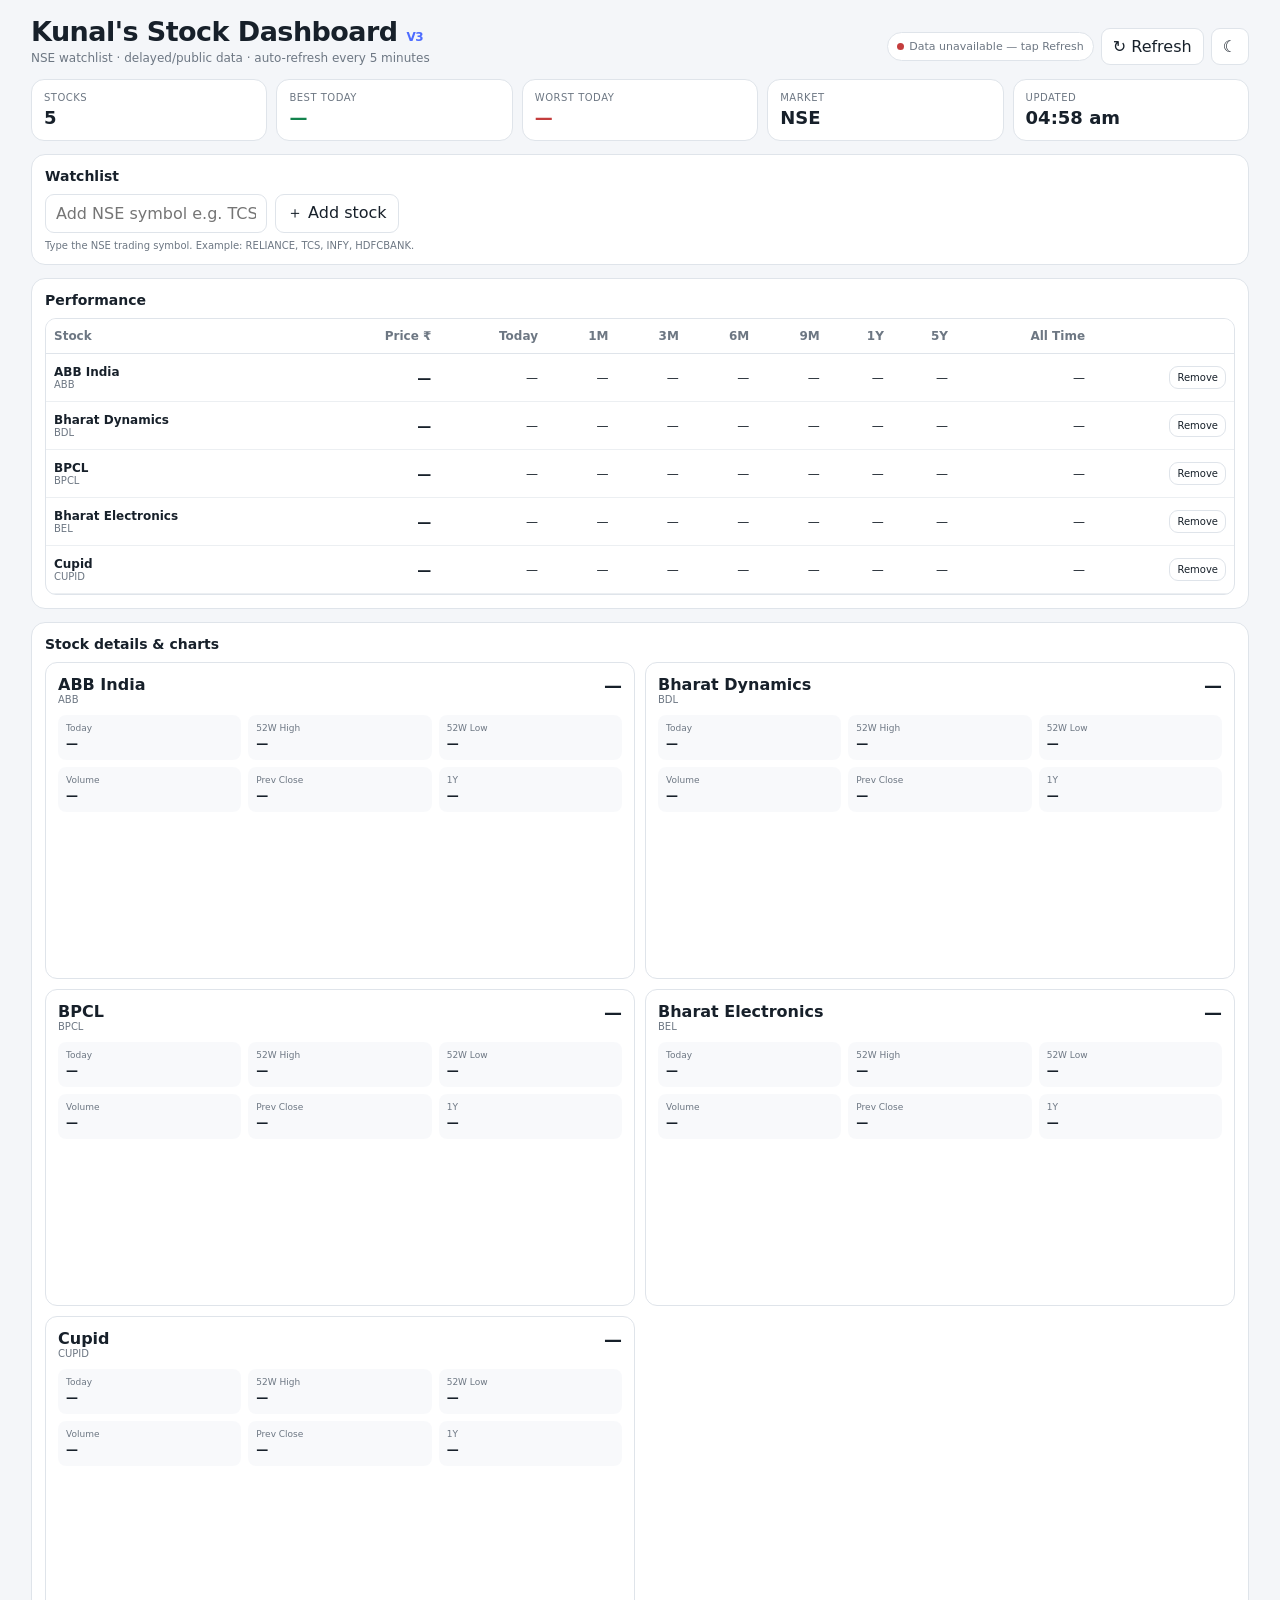
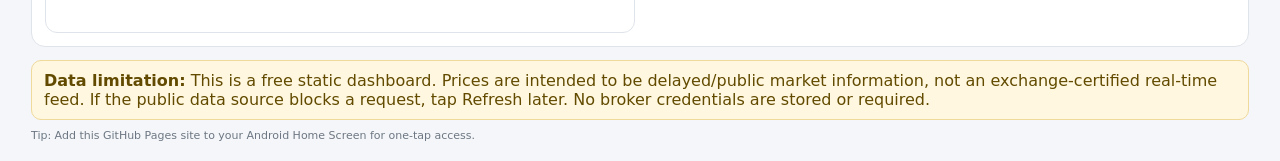
<file: index_v3.html>
<!doctype html>
<html lang="en">
<head>
<meta charset="utf-8">
<meta name="viewport" content="width=device-width,initial-scale=1,viewport-fit=cover">
<meta name="theme-color" content="#101827">
<title>Kunal's Stock Dashboard V3</title>
<style>
:root{--bg:#f4f6f9;--panel:#fff;--text:#17202a;--muted:#6d7783;--border:#dfe4ea;--accent:#4d6cff;--green:#13834d;--red:#c43d3d;--gold:#b57b00}
[data-theme=dark]{--bg:#0f141d;--panel:#171e29;--text:#edf2f7;--muted:#9aa5b2;--border:#2b3544;--accent:#7890ff}
*{box-sizing:border-box}html{background:var(--bg)}body{margin:0;background:var(--bg);color:var(--text);font-family:Inter,system-ui,-apple-system,Segoe UI,Roboto,sans-serif}
.wrap{max-width:1250px;margin:auto;padding:16px}.head{display:flex;justify-content:space-between;align-items:flex-end;gap:12px;flex-wrap:wrap;margin-bottom:14px}
h1{margin:0;font-size:27px;letter-spacing:-.02em}.sub{font-size:12px;color:var(--muted);margin-top:4px}.actions{display:flex;gap:7px;align-items:center;flex-wrap:wrap}
button,input{font:inherit}button{border:1px solid var(--border);background:var(--panel);color:var(--text);border-radius:9px;padding:8px 11px;cursor:pointer}button:hover{background:color-mix(in srgb,var(--accent) 9%,var(--panel))}
.status{font-size:11px;padding:7px 9px;border:1px solid var(--border);border-radius:999px;background:var(--panel);color:var(--muted)}.dot{display:inline-block;width:7px;height:7px;border-radius:50%;background:var(--gold);margin-right:5px}
.cards{display:grid;grid-template-columns:repeat(5,1fr);gap:9px;margin-bottom:13px}.card{background:var(--panel);border:1px solid var(--border);border-radius:13px;padding:12px}.label{font-size:10px;color:var(--muted);text-transform:uppercase;letter-spacing:.05em}.value{font-size:18px;font-weight:800;margin-top:4px}
.panel{background:var(--panel);border:1px solid var(--border);border-radius:14px;padding:13px;margin-bottom:13px}.panel h2{font-size:14px;margin:0 0 10px}.toolbar{display:flex;gap:8px;flex-wrap:wrap}.toolbar input{min-width:210px;border:1px solid var(--border);background:var(--panel);color:var(--text);border-radius:9px;padding:8px 10px}.hint{font-size:10px;color:var(--muted);margin-top:7px}
.tablebox{overflow:auto;border:1px solid var(--border);border-radius:11px}table{border-collapse:collapse;width:100%;min-width:1130px;font-size:12px}th{padding:10px 8px;color:var(--muted);text-align:right;border-bottom:1px solid var(--border);white-space:nowrap;position:sticky;top:0;background:var(--panel);z-index:1}th:first-child,td:first-child{text-align:left}td{padding:11px 8px;border-bottom:1px solid color-mix(in srgb,var(--border) 60%,transparent);text-align:right;white-space:nowrap}.name{font-weight:750}.ticker{display:block;font-size:10px;color:var(--muted);font-weight:500}.price{font-size:14px;font-weight:800}.up{color:var(--green);font-weight:700}.down{color:var(--red);font-weight:700}.remove{font-size:10px;padding:5px 7px}
.detailgrid{display:grid;grid-template-columns:repeat(2,1fr);gap:10px}.stockcard{border:1px solid var(--border);border-radius:12px;padding:12px}.stockhead{display:flex;justify-content:space-between;gap:10px}.stocktitle{font-weight:800}.stockprice{font-size:18px;font-weight:850}.metrics{display:grid;grid-template-columns:repeat(3,1fr);gap:7px;margin-top:10px}.metric{padding:8px;background:color-mix(in srgb,var(--border) 22%,transparent);border-radius:8px}.metric span{display:block;font-size:9px;color:var(--muted)}.metric b{font-size:12px}.chart{width:100%;height:145px;display:block;margin-top:9px}
.note{font-size:11px;color:var(--muted);line-height:1.5}.warn{background:#fff7df;border:1px solid #efd99b;border-radius:10px;padding:10px 12px;color:#624b00;margin-top:12px}[data-theme=dark] .warn{background:#2b2515;color:#ead9a0;border-color:#5b4d24}
@media(max-width:800px){.cards{grid-template-columns:repeat(2,1fr)}.detailgrid{grid-template-columns:1fr}h1{font-size:23px}}@media(max-width:420px){.wrap{padding:11px}.cards{grid-template-columns:1fr 1fr}.value{font-size:16px}}
</style>
</head>
<body>
<div class="wrap">
<div class="head">
<div><h1>Kunal's Stock Dashboard <span style="font-size:12px;color:var(--accent)">V3</span></h1><div class="sub">NSE watchlist · delayed/public data · auto-refresh every 5 minutes</div></div>
<div class="actions"><span class="status"><span class="dot" id="dot"></span><span id="status">Starting…</span></span><button id="refresh" type="button">↻ Refresh</button><button id="theme" type="button">☾</button></div>
</div>

<div class="cards">
<div class="card"><div class="label">Stocks</div><div class="value" id="count">5</div></div>
<div class="card"><div class="label">Best today</div><div class="value up" id="best">—</div></div>
<div class="card"><div class="label">Worst today</div><div class="value down" id="worst">—</div></div>
<div class="card"><div class="label">Market</div><div class="value">NSE</div></div>
<div class="card"><div class="label">Updated</div><div class="value" id="updated">—</div></div>
</div>

<div class="panel">
<h2>Watchlist</h2>
<div class="toolbar"><input id="stockInput" placeholder="Add NSE symbol e.g. TCS"><button id="add" type="button">＋ Add stock</button></div>
<div class="hint">Type the NSE trading symbol. Example: RELIANCE, TCS, INFY, HDFCBANK.</div>
</div>

<div class="panel">
<h2>Performance</h2>
<div class="tablebox"><table><thead><tr><th>Stock</th><th>Price ₹</th><th>Today</th><th>1M</th><th>3M</th><th>6M</th><th>9M</th><th>1Y</th><th>5Y</th><th>All Time</th><th></th></tr></thead><tbody id="rows"></tbody></table></div>
</div>

<div class="panel">
<h2>Stock details & charts</h2>
<div class="detailgrid" id="details"></div>
</div>

<div class="warn"><b>Data limitation:</b> This is a free static dashboard. Prices are intended to be delayed/public market information, not an exchange-certified real-time feed. If the public data source blocks a request, tap Refresh later. No broker credentials are stored or required.</div>
<div class="note" style="margin-top:8px">Tip: Add this GitHub Pages site to your Android Home Screen for one-tap access.</div>
</div>

<script>
const defaults=[
{name:"ABB India",symbol:"ABB"},{name:"Bharat Dynamics",symbol:"BDL"},{name:"BPCL",symbol:"BPCL"},{name:"Bharat Electronics",symbol:"BEL"},{name:"Cupid",symbol:"CUPID"}
];
let stocks=JSON.parse(localStorage.getItem("ksd-stocks")||"null")||defaults;
const periods={m1:30,m3:91,m6:182,m9:274,y1:365,y5:1826};
const fmt=v=>v==null||!isFinite(v)?"—":v.toLocaleString("en-IN",{minimumFractionDigits:2,maximumFractionDigits:2});
const pct=v=>v==null||!isFinite(v)?"—":(v>=0?"+":"")+v.toFixed(2)+"%";
const cls=v=>v==null?"":v>=0?"up":"down";
function save(){localStorage.setItem("ksd-stocks",JSON.stringify(stocks))}
function url(sym){return `https://query1.finance.yahoo.com/v8/finance/chart/${encodeURIComponent(sym+".NS")}?range=10y&interval=1d&events=div%2Csplits`}
async function chartData(sym){const r=await fetch(url(sym),{cache:"no-store"});if(!r.ok)throw Error("unavailable");const j=await r.json();if(!j.chart?.result?.[0])throw Error("not found");return j.chart.result[0]}
function before(r,days){const ts=r.timestamp||[],c=r.indicators?.quote?.[0]?.close||[],target=Date.now()/1000-days*86400;let idx=0;for(let i=0;i<ts.length;i++){if(ts[i]<=target)idx=i;else break}return c[idx]??null}
function draw(svg,values){if(!values?.length){svg.innerHTML="";return}const v=values.filter(Number.isFinite),w=500,h=145,p=8,min=Math.min(...v),max=Math.max(...v),den=(max-min)||1;const pts=v.map((x,i)=>`${p+i*(w-2*p)/(Math.max(1,v.length-1))} ${h-p-(x-min)*(h-2*p)/den}`).join(" ");svg.innerHTML=`<polyline fill="none" stroke="var(--accent)" stroke-width="2" points="${pts}"></polyline>`}
function render(){
document.getElementById("count").textContent=stocks.length;
document.getElementById("rows").innerHTML=stocks.map((s,i)=>`<tr id="r-${s.symbol}"><td class="name">${s.name}<span class="ticker">${s.symbol}</span></td><td class="price" data-k="price">—</td><td data-k="today">—</td><td data-k="m1">—</td><td data-k="m3">—</td><td data-k="m6">—</td><td data-k="m9">—</td><td data-k="y1">—</td><td data-k="y5">—</td><td data-k="all">—</td><td><button class="remove" data-i="${i}" type="button">Remove</button></td></tr>`).join("");
document.getElementById("details").innerHTML=stocks.map(s=>`<div class="stockcard" id="d-${s.symbol}"><div class="stockhead"><div><div class="stocktitle">${s.name}</div><div class="ticker">${s.symbol}</div></div><div class="stockprice" data-d="price">—</div></div><div class="metrics"><div class="metric"><span>Today</span><b data-d="today">—</b></div><div class="metric"><span>52W High</span><b data-d="high">—</b></div><div class="metric"><span>52W Low</span><b data-d="low">—</b></div><div class="metric"><span>Volume</span><b data-d="volume">—</b></div><div class="metric"><span>Prev Close</span><b data-d="prev">—</b></div><div class="metric"><span>1Y</span><b data-d="y1">—</b></div></div><svg class="chart" data-chart viewBox="0 0 500 145" preserveAspectRatio="none"></svg></div>`).join("");
document.querySelectorAll(".remove").forEach(b=>b.addEventListener("click",()=>{stocks.splice(+b.dataset.i,1);save();render();loadAll()}));
}
async function loadOne(s){
const r=await chartData(s.symbol),q=r.indicators.quote[0],c=q.close||[],valid=c.filter(x=>x!=null),last=valid.at(-1),prev=valid.at(-2),today=prev?((last/prev)-1)*100:null,row=document.getElementById("r-"+s.symbol),d=document.getElementById("d-"+s.symbol);
row.querySelector('[data-k="price"]').textContent=fmt(last);row.querySelector('[data-k="today"]').innerHTML=`<span class="${cls(today)}">${pct(today)}</span>`;
for(const [key,days] of Object.entries(periods)){const old=before(r,days),v=old?((last/old)-1)*100:null;row.querySelector(`[data-k="${key}"]`).innerHTML=`<span class="${cls(v)}">${pct(v)}</span>`;if(key==="y1"){d.querySelector('[data-d="y1"]').textContent=pct(v);d.querySelector('[data-d="y1"]').className=cls(v)}}
const all=valid[0]?((last/valid[0])-1)*100:null;row.querySelector('[data-k="all"]').innerHTML=`<span class="${cls(all)}">${pct(all)}</span>`;
const year=valid.slice(-252),high=Math.max(...year),low=Math.min(...year),vol=(q.volume||[]).filter(x=>x!=null).at(-1);
d.querySelector('[data-d="price"]').textContent="₹"+fmt(last);d.querySelector('[data-d="today"]').textContent=pct(today);d.querySelector('[data-d="today"]').className=cls(today);d.querySelector('[data-d="high"]').textContent="₹"+fmt(high);d.querySelector('[data-d="low"]').textContent="₹"+fmt(low);d.querySelector('[data-d="volume"]').textContent=fmt(vol);d.querySelector('[data-d="prev"]').textContent="₹"+fmt(prev);draw(d.querySelector("[data-chart]"),valid.slice(-180));
return {symbol:s.symbol,today}
}
async function loadAll(){
document.getElementById("status").textContent="Updating…";
const rs=await Promise.allSettled(stocks.map(loadOne)),ok=rs.filter(x=>x.status==="fulfilled").map(x=>x.value);
if(ok.length){ok.sort((a,b)=>(b.today??-Infinity)-(a.today??-Infinity));document.getElementById("best").textContent=ok[0]?.symbol||"—";document.getElementById("worst").textContent=ok.at(-1)?.symbol||"—";document.getElementById("status").textContent=`Updated · ${ok.length}/${stocks.length}`;document.getElementById("dot").style.background="#15945a"}else{document.getElementById("status").textContent="Data unavailable — tap Refresh";document.getElementById("dot").style.background="#c43d3d"}
document.getElementById("updated").textContent=new Date().toLocaleTimeString("en-IN",{hour:"2-digit",minute:"2-digit"});
}
document.getElementById("add").addEventListener("click",()=>{const x=document.getElementById("stockInput"),sym=x.value.trim().toUpperCase().replace(/[^A-Z0-9&-]/g,"");if(!sym||stocks.some(s=>s.symbol===sym))return;stocks.push({name:sym,symbol:sym});save();x.value="";render();loadAll()});
document.getElementById("refresh").addEventListener("click",loadAll);
document.getElementById("theme").addEventListener("click",()=>{const dark=document.documentElement.dataset.theme!=="dark";document.documentElement.dataset.theme=dark?"dark":"";localStorage.setItem("ksd-theme",dark?"dark":"light")});
if(localStorage.getItem("ksd-theme")==="dark")document.documentElement.dataset.theme="dark";
render();loadAll();setInterval(loadAll,300000);
</script>
</body>
</html>
</file>
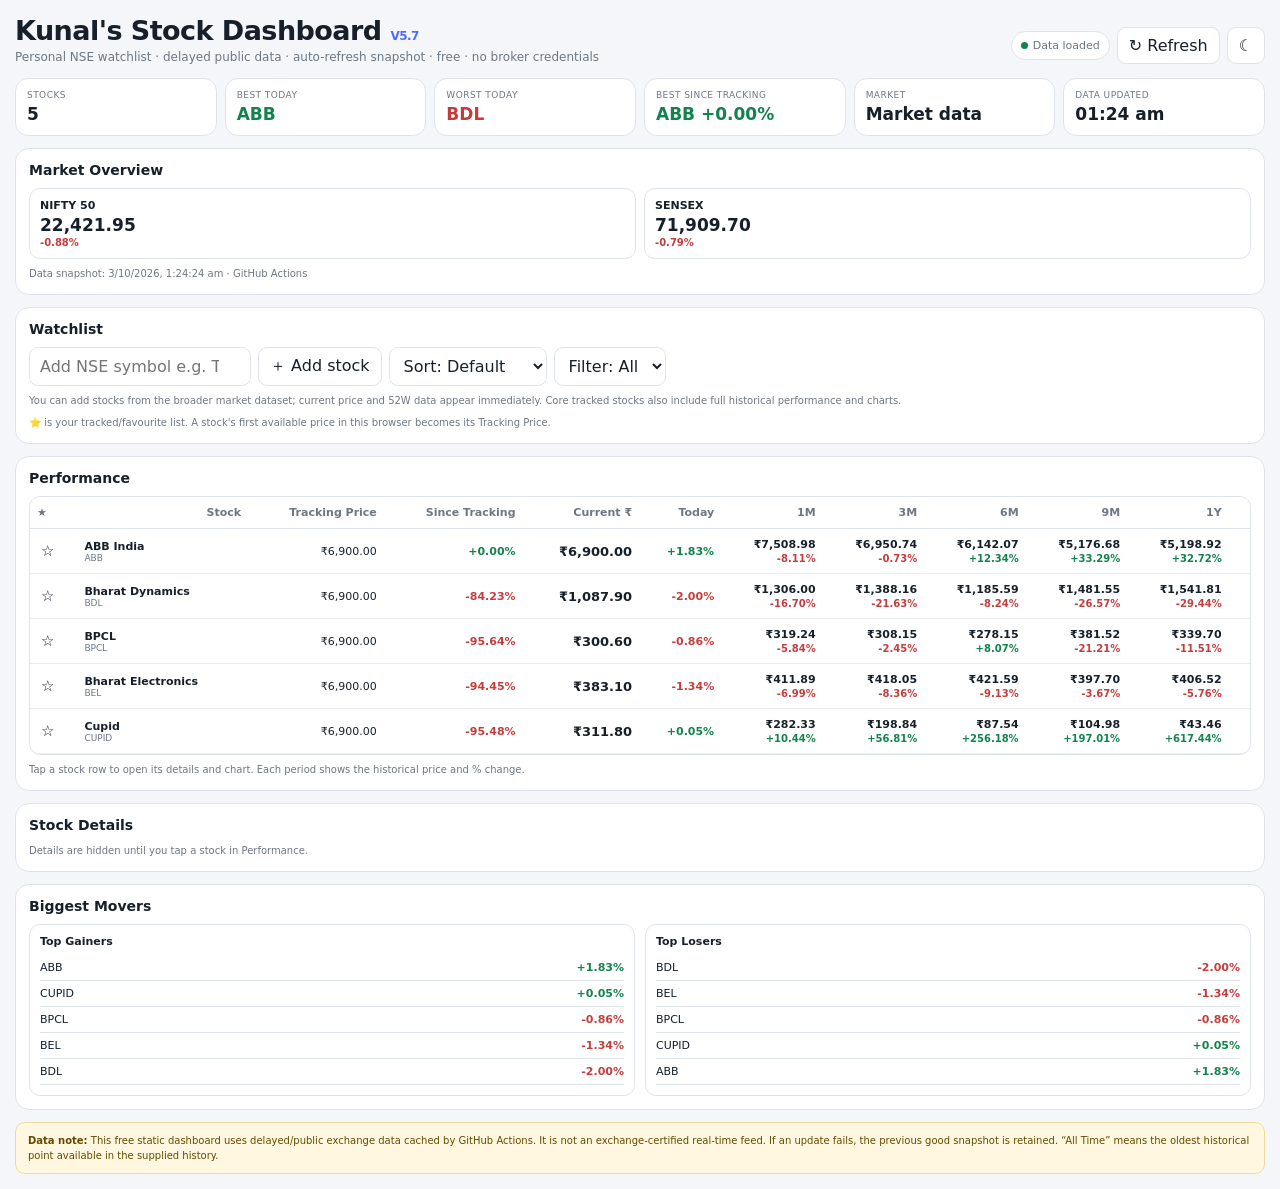
<file: index_v5_7.html>
<!doctype html>
<html lang="en">
<head>
<meta charset="utf-8">
<meta name="viewport" content="width=device-width,initial-scale=1,viewport-fit=cover">
<meta name="theme-color" content="#101827">
<title>Kunal's Stock Dashboard V5.7</title>
<style>
:root{--bg:#f4f6f9;--panel:#fff;--text:#17202a;--muted:#6d7783;--border:#dfe4ea;--accent:#4d6cff;--green:#13834d;--red:#c43d3d;--gold:#b57b00;--soft:#f6f8fb}
[data-theme=dark]{--bg:#0f141d;--panel:#171e29;--text:#edf2f7;--muted:#9aa5b2;--border:#2b3544;--accent:#7890ff;--soft:#202936}
*{box-sizing:border-box}html,body{margin:0;background:var(--bg);color:var(--text);font-family:Inter,system-ui,-apple-system,Segoe UI,Roboto,sans-serif}
.wrap{max-width:1280px;margin:auto;padding:15px}.head{display:flex;justify-content:space-between;align-items:flex-end;gap:12px;flex-wrap:wrap;margin-bottom:14px}
h1{margin:0;font-size:27px;letter-spacing:-.02em}.sub{font-size:12px;color:var(--muted);margin-top:4px}.actions{display:flex;gap:7px;align-items:center;flex-wrap:wrap}
button,input,select{font:inherit}button{border:1px solid var(--border);background:var(--panel);color:var(--text);border-radius:9px;padding:8px 11px;cursor:pointer}
.status{font-size:11px;padding:7px 9px;border:1px solid var(--border);border-radius:999px;background:var(--panel);color:var(--muted)}.dot{display:inline-block;width:7px;height:7px;border-radius:50%;background:var(--gold);margin-right:5px}
.cards{display:grid;grid-template-columns:repeat(6,1fr);gap:8px;margin-bottom:12px}.card{background:var(--panel);border:1px solid var(--border);border-radius:13px;padding:11px}.label{font-size:9px;color:var(--muted);text-transform:uppercase;letter-spacing:.05em}.value{font-size:17px;font-weight:800;margin-top:4px}
.panel{background:var(--panel);border:1px solid var(--border);border-radius:14px;padding:13px;margin-bottom:12px}.panel h2{font-size:14px;margin:0 0 10px}.toolbar{display:flex;gap:7px;flex-wrap:wrap}.toolbar input{min-width:200px;border:1px solid var(--border);background:var(--panel);color:var(--text);border-radius:9px;padding:8px 10px}.toolbar select{border:1px solid var(--border);background:var(--panel);color:var(--text);border-radius:9px;padding:8px 10px}
.hint,.note{font-size:10px;color:var(--muted);line-height:1.5;margin-top:7px}.tablebox{overflow:auto;border:1px solid var(--border);border-radius:11px}
table{border-collapse:collapse;width:100%;min-width:1500px;font-size:11px}th{padding:9px 7px;color:var(--muted);text-align:right;border-bottom:1px solid var(--border);white-space:nowrap;position:sticky;top:0;background:var(--panel);z-index:1}th:first-child,td:first-child{text-align:left}
td{padding:9px 7px;border-bottom:1px solid color-mix(in srgb,var(--border) 65%,transparent);text-align:right;white-space:nowrap;vertical-align:middle}.name{text-align:left!important;font-weight:800}.ticker{display:block;font-size:9px;color:var(--muted);font-weight:500}.price{font-size:13px;font-weight:850}.up{color:var(--green);font-weight:750}.down{color:var(--red);font-weight:750}
.cellprice{font-weight:650}.cellpct{font-size:10px;margin-top:2px}.clickstock{cursor:pointer}.clickstock:hover{background:var(--soft)}.remove{font-size:9px;padding:4px 6px}.star{font-size:15px;background:none;border:0;padding:0 4px}
.marketgrid{display:grid;grid-template-columns:repeat(2,1fr);gap:8px}.market{padding:10px;border:1px solid var(--border);border-radius:11px}.mname{font-size:11px;font-weight:750}.mval{font-size:17px;font-weight:850;margin-top:3px}.mchg{font-size:10px;margin-top:2px}
.details{display:none}.details.open{display:block}.detailhead{display:flex;justify-content:space-between;gap:10px;align-items:center}.detailtitle{font-weight:850}.detailprice{font-size:19px;font-weight:900}.metrics{display:grid;grid-template-columns:repeat(4,1fr);gap:7px;margin-top:10px}.metric{padding:8px;background:var(--soft);border-radius:8px}.metric span{display:block;font-size:8px;color:var(--muted)}.metric b{font-size:11px}.chart{width:100%;height:150px;display:block;margin-top:9px}
.movers{display:grid;grid-template-columns:1fr 1fr;gap:10px}.move{border:1px solid var(--border);border-radius:11px;padding:10px}.move h3{font-size:11px;margin:0 0 7px}.moveitem{display:flex;justify-content:space-between;padding:6px 0;border-bottom:1px solid var(--border);font-size:11px}
.warn{background:#fff7df;border:1px solid #efd99b;border-radius:10px;padding:10px 12px;color:#624b00;margin-top:10px;font-size:10px;line-height:1.5}[data-theme=dark] .warn{background:#2b2515;color:#ead9a0;border-color:#5b4d24}
@media(max-width:900px){.cards{grid-template-columns:repeat(3,1fr)}}@media(max-width:700px){.cards{grid-template-columns:repeat(2,1fr)}.wrap{padding:11px}h1{font-size:22px}.metrics{grid-template-columns:repeat(2,1fr)}}@media(max-width:420px){.cards{grid-template-columns:1fr 1fr}}
</style>
</head>
<body>
<div class="wrap">
<div class="head">
  <div><h1>Kunal's Stock Dashboard <span style="font-size:12px;color:var(--accent)">V5.7</span></h1>
  <div class="sub">Personal NSE watchlist · delayed public data · auto-refresh snapshot · free · no broker credentials</div></div>
  <div class="actions"><span class="status"><span class="dot" id="dot"></span><span id="status">Loading…</span></span><button id="refresh">↻ Refresh</button><button id="theme">☾</button></div>
</div>

<div class="cards">
<div class="card"><div class="label">Stocks</div><div class="value" id="count">5</div></div>
<div class="card"><div class="label">Best Today</div><div class="value up" id="best">—</div></div>
<div class="card"><div class="label">Worst Today</div><div class="value down" id="worst">—</div></div>
<div class="card"><div class="label">Best Since Tracking</div><div class="value up" id="bestTrack">—</div></div>
<div class="card"><div class="label">Market</div><div class="value" id="marketStatus">—</div></div>
<div class="card"><div class="label">Data Updated</div><div class="value" id="updated">—</div></div>
</div>

<div class="panel"><h2>Market Overview</h2><div class="marketgrid" id="markets"></div>
<div class="note" id="snapshot"></div></div>

<div class="panel"><h2>Watchlist</h2>
<div class="toolbar"><input id="stockInput" list="stockChoices" placeholder="Add NSE symbol e.g. TCS"><datalist id="stockChoices"></datalist><button id="add">＋ Add stock</button>
<select id="sort"><option value="default">Sort: Default</option><option value="today">Today</option><option value="m1">1M</option><option value="y1">1Y</option><option value="track">Since Tracking</option></select>
<select id="filter"><option value="all">Filter: All</option><option value="up">Gainers</option><option value="down">Losers</option></select></div>
<div class="hint">You can add stocks from the broader market dataset; current price and 52W data appear immediately. Core tracked stocks also include full historical performance and charts.</div><div class="hint">⭐ is your tracked/favourite list. A stock's first available price in this browser becomes its Tracking Price.</div>
</div>

<div class="panel"><h2>Performance</h2>
<div class="tablebox"><table><thead><tr><th>★</th><th>Stock</th><th>Tracking Price</th><th>Since Tracking</th><th>Current ₹</th><th>Today</th><th>1M</th><th>3M</th><th>6M</th><th>9M</th><th>1Y</th><th>5Y</th><th>All Time*</th><th></th></tr></thead><tbody id="rows"></tbody></table></div>
<div class="hint">Tap a stock row to open its details and chart. Each period shows the historical price and % change.</div>
</div>

<div class="panel"><h2>Stock Details</h2><div id="details"></div><div class="hint">Details are hidden until you tap a stock in Performance.</div></div>

<div class="panel"><h2>Biggest Movers</h2><div class="movers"><div class="move"><h3>Top Gainers</h3><div id="gainers"></div></div><div class="move"><h3>Top Losers</h3><div id="losers"></div></div></div></div>

<div class="warn"><b>Data note:</b> This free static dashboard uses delayed/public exchange data cached by GitHub Actions. It is not an exchange-certified real-time feed. If an update fails, the previous good snapshot is retained. “All Time” means the oldest historical point available in the supplied history.</div>
</div>

<script>
const defaults=[{name:"ABB India",symbol:"ABB"},{name:"Bharat Dynamics",symbol:"BDL"},{name:"BPCL",symbol:"BPCL"},{name:"Bharat Electronics",symbol:"BEL"},{name:"Cupid",symbol:"CUPID"}];
let stocks=JSON.parse(localStorage.getItem("ksd5-stocks")||"null")||defaults;
let data=null;
const fmt=v=>v==null||!isFinite(v)?"—":Number(v).toLocaleString("en-IN",{minimumFractionDigits:2,maximumFractionDigits:2});
const pct=v=>v==null||!isFinite(v)?"—":(v>=0?"+":"")+Number(v).toFixed(2)+"%";
const cls=v=>v==null?"":v>=0?"up":"down";
const trackKey=s=>`ksd5-track-${s}`;

function save(){localStorage.setItem("ksd5-stocks",JSON.stringify(stocks))}
function track(s,last){let r=JSON.parse(localStorage.getItem(trackKey(s))||"null");if(!r?.price){r={price:last,date:new Date().toISOString()};localStorage.setItem(trackKey(s),JSON.stringify(r))}return r}
function cell(price,change){return `<div class="cellprice">${price==null?"—":"₹"+fmt(price)}</div><div class="cellpct ${cls(change)}">${pct(change)}</div>`}
function get(s){return data?.stocks?.[s.symbol]||data?.opportunities?.[s.symbol]||null}
function rowSort(list){
 const k=document.getElementById("sort").value;
 return [...list].sort((a,b)=>{if(k==="default")return 0;const A=get(a)?.[k],B=get(b)?.[k];return (B??-Infinity)-(A??-Infinity)})
}
function render(){
 const list=rowSort(stocks).filter(s=>{const d=get(s),v=d?.today;const f=document.getElementById("filter").value;return f==="all"|| (f==="up"&&v>=0)||(f==="down"&&v<0)});
 document.getElementById("count").textContent=stocks.length;
 const rows=document.getElementById("rows");
 rows.innerHTML=list.map(s=>{
   const d=get(s), tr=d?.last!=null?track(s,d.last):null, since=d?.last!=null&&tr?pct((d.last/tr.price-1)*100):"—";
   return `<tr class="clickstock" data-sym="${s.symbol}"><td><button class="star" data-star="${s.symbol}">${s.favorite?"★":"☆"}</button></td>
   <td class="name">${d?.name||s.name}<span class="ticker">${s.symbol}</span></td>
   <td>${tr?`₹${fmt(tr.price)}`:"—"}</td><td class="${since!=="—"?cls(parseFloat(since)):''}">${since}</td>
   <td class="price">${d?.last!=null?"₹"+fmt(d.last):"—"}</td><td class="${cls(d?.today)}">${pct(d?.today)}</td>
   <td>${cell(d?.m1?d.last/(1+d.m1/100):null,d?.m1)}</td><td>${cell(d?.m3?d.last/(1+d.m3/100):null,d?.m3)}</td>
   <td>${cell(d?.m6?d.last/(1+d.m6/100):null,d?.m6)}</td><td>${cell(d?.m9?d.last/(1+d.m9/100):null,d?.m9)}</td>
   <td>${cell(d?.y1?d.last/(1+d.y1/100):null,d?.y1)}</td><td>${cell(d?.y5?d.last/(1+d.y5/100):null,d?.y5)}</td>
   <td>${d?.points?.length?cell(d.points[0].c,d.last&&d.points[0].c?pct((d.last/d.points[0].c-1)*100):null):"—"}</td>
   <td><button class="remove" data-remove="${s.symbol}">Remove</button></td></tr>`;
 }).join("");
 document.querySelectorAll("[data-sym]").forEach(r=>r.addEventListener("click",e=>{if(e.target.closest("button"))return;openDetail(r.dataset.sym)}));
 document.querySelectorAll("[data-star]").forEach(b=>b.addEventListener("click",e=>{e.stopPropagation();const s=stocks.find(x=>x.symbol===b.dataset.star);s.favorite=!s.favorite;save();render()}));
 document.querySelectorAll("[data-remove]").forEach(b=>b.addEventListener("click",e=>{e.stopPropagation();stocks=stocks.filter(x=>x.symbol!==b.dataset.remove);save();render()}));
 renderDetails();
}
function openDetail(sym){
 const el=document.getElementById("detail-"+sym);if(!el)return;
 document.querySelectorAll(".details.open").forEach(x=>{if(x!==el)x.classList.remove("open")});
 el.classList.toggle("open");
 if(el.classList.contains("open"))el.scrollIntoView({behavior:"smooth",block:"nearest"});
}
function renderDetails(){
 const box=document.getElementById("details");
 box.innerHTML=stocks.map(s=>{
  const d=get(s);if(!d)return `<div class="details" id="detail-${s.symbol}"><div class="note">${s.symbol}: data not available in the latest snapshot.</div></div>`;
  const tr=track(s,d.last), since=(d.last/tr.price-1)*100;
  return `<div class="details" id="detail-${s.symbol}"><div class="detailhead"><div><div class="detailtitle">${d.name||s.name} <span class="ticker">${s.symbol}</span></div></div><div class="detailprice">₹${fmt(d.last)} <span class="${cls(d.today)}" style="font-size:11px">${pct(d.today)}</span></div></div>
  <div class="metrics"><div class="metric"><span>Tracking Price</span><b>₹${fmt(tr.price)}</b></div><div class="metric"><span>Since Tracking</span><b class="${cls(since)}">${pct(since)}</b></div>
  <div class="metric"><span>52W High</span><b>₹${fmt(d.high)}</b></div><div class="metric"><span>52W Low</span><b>₹${fmt(d.low)}</b></div>
  <div class="metric"><span>Volume</span><b>${d.volume==null?"—":Number(d.volume).toLocaleString("en-IN")}</b></div><div class="metric"><span>Previous Close</span><b>₹${fmt(d.prev)}</b></div>
  <div class="metric"><span>Market Cap</span><b>${d.marketCap==null?"—":fmt(d.marketCap)}</b></div><div class="metric"><span>P/E</span><b>${fmt(d.pe)}</b></div></div>
  <svg class="chart" viewBox="0 0 700 150" preserveAspectRatio="none">${spark(d.points)}</svg>
  <div class="note">1M ${pct(d.m1)} · 3M ${pct(d.m3)} · 6M ${pct(d.m6)} · 9M ${pct(d.m9)} · 1Y ${pct(d.y1)} · 5Y ${pct(d.y5)}</div></div>`;
 }).join("");
}
function spark(points){
 const p=(points||[]).slice(-250).map(x=>Number(x.c)).filter(Number.isFinite);if(p.length<2)return "";
 const w=700,h=150,pad=8,min=Math.min(...p),max=Math.max(...p),den=max-min||1;
 const pts=p.map((v,i)=>`${pad+i*(w-2*pad)/(p.length-1)},${h-pad-(v-min)*(h-2*pad)/den}`).join(" ");
 return `<polyline fill="none" stroke="var(--accent)" stroke-width="2" points="${pts}"/>`;
}

function populateCatalog(){
 const merged={};
 Object.entries(data?.stocks||{}).forEach(([sym,x])=>merged[sym]=x.name||sym);
 Object.entries(data?.opportunities||{}).forEach(([sym,x])=>merged[sym]=x.name||sym);
 document.getElementById("stockChoices").innerHTML=Object.entries(merged)
   .sort((a,b)=>a[0].localeCompare(b[0]))
   .map(([sym,name])=>`<option value="${sym}">${sym} — ${name}</option>`).join("");
}

function markets(){
 const m=data?.markets||{}, box=document.getElementById("markets");
 box.innerHTML=["NIFTY 50","SENSEX"].map(k=>{const x=m[k];return `<div class="market"><div class="mname">${k}</div><div class="mval">${x?.last!=null?fmt(x.last):"—"}</div><div class="mchg ${cls(x?.today)}">${pct(x?.today)}</div></div>`}).join("");
}
function topMovers(){
 const arr=stocks.map(s=>({s,d:get(s)})).filter(x=>x.d?.today!=null).sort((a,b)=>b.d.today-a.d.today);
 const item=x=>`<div class="moveitem"><span>${x.s.symbol}</span><span class="${cls(x.d.today)}">${pct(x.d.today)}</span></div>`;
 document.getElementById("gainers").innerHTML=arr.slice(0,5).map(item).join("")||"—";
 document.getElementById("losers").innerHTML=arr.slice(-5).reverse().map(item).join("")||"—";
}
async function load(){
 document.getElementById("status").textContent="Loading…";document.getElementById("dot").style.background="var(--gold)";
 try{
  const r=await fetch("data.json?ts="+Date.now(),{cache:"no-store"});if(!r.ok)throw Error("data.json unavailable");
  data=await r.json(); populateCatalog();
  document.getElementById("status").textContent="Data loaded";document.getElementById("dot").style.background="var(--green)";
  document.getElementById("updated").textContent=data.updatedAt?new Date(data.updatedAt).toLocaleTimeString("en-IN",{hour:"2-digit",minute:"2-digit"}):"—";
  document.getElementById("snapshot").textContent=data.updatedAt?"Data snapshot: "+new Date(data.updatedAt).toLocaleString("en-IN")+" · GitHub Actions":"";
  const arr=stocks.map(s=>({s,d:get(s)})).filter(x=>x.d?.today!=null);
  const best=arr.reduce((a,b)=>!a||b.d.today>a.d.today?b:a,null),worst=arr.reduce((a,b)=>!a||b.d.today<a.d.today?b:a,null);
  document.getElementById("best").textContent=best?best.s.symbol:"—";document.getElementById("worst").textContent=worst?worst.s.symbol:"—";
  let bt=stocks.map(s=>{const d=get(s);if(!d?.last)return null;const t=track(s,d.last);return {s,d,v:(d.last/t.price-1)*100}}).filter(Boolean).sort((a,b)=>b.v-a.v)[0];
  document.getElementById("bestTrack").textContent=bt?`${bt.s.symbol} ${pct(bt.v)}`:"—";
  document.getElementById("marketStatus").textContent=(data.markets?.["NIFTY 50"]||data.markets?.["SENSEX"])?"Market data":"—";
  markets();render();topMovers();
 }catch(e){document.getElementById("status").textContent="Data unavailable";document.getElementById("dot").style.background="var(--red)"}
}
document.getElementById("refresh").onclick=load;
document.getElementById("sort").onchange=render;document.getElementById("filter").onchange=render;
document.getElementById("theme").onclick=()=>{document.documentElement.dataset.theme=document.documentElement.dataset.theme==="dark"?"":"dark";localStorage.setItem("ksd5-theme",document.documentElement.dataset.theme)};
if(localStorage.getItem("ksd5-theme")==="dark")document.documentElement.dataset.theme="dark";
document.getElementById("add").onclick=()=>{
 const v=document.getElementById("stockInput").value.trim().toUpperCase();
 if(!v)return;
 if(!stocks.some(s=>s.symbol===v)){
   const src=data?.stocks?.[v]||data?.opportunities?.[v];
   stocks.push({name:src?.name||v,symbol:v});
   save();render();
 }
 document.getElementById("stockInput").value="";
};
load();
</script>
</body>
</html>
</file>
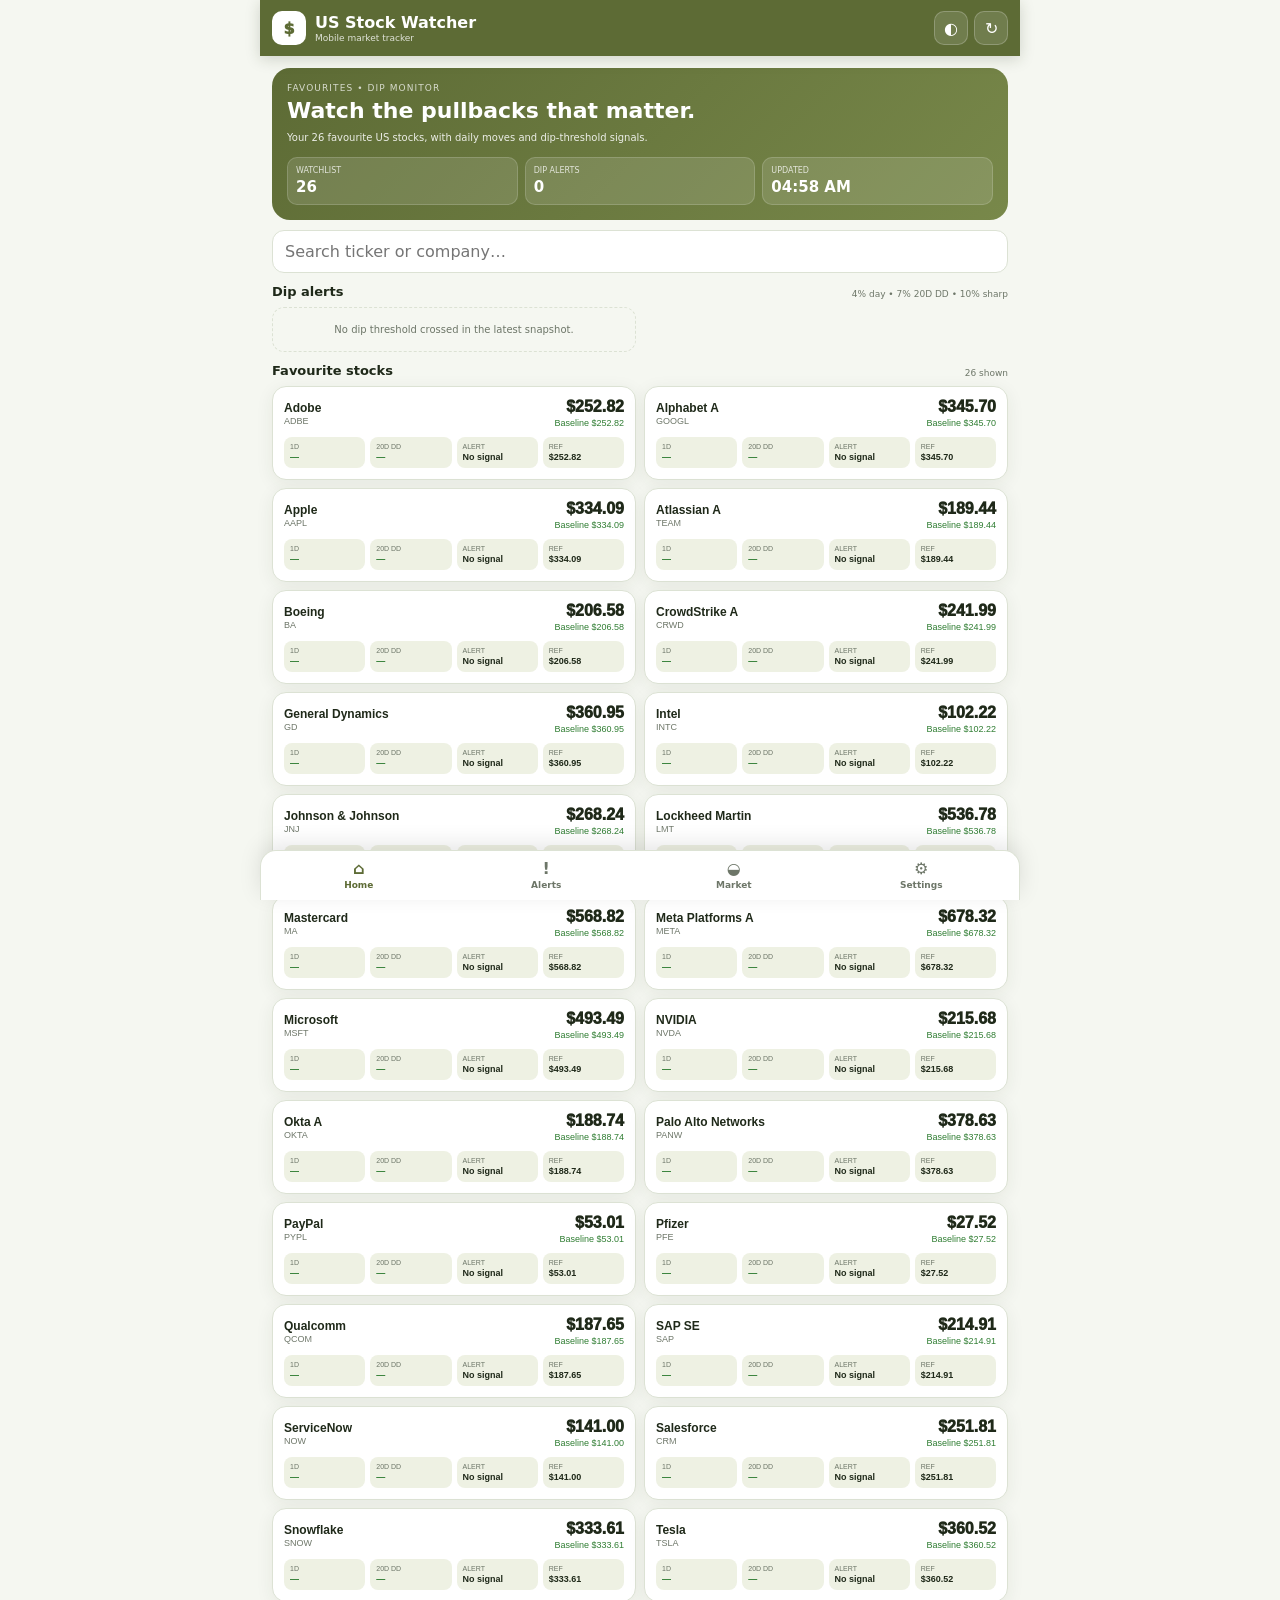
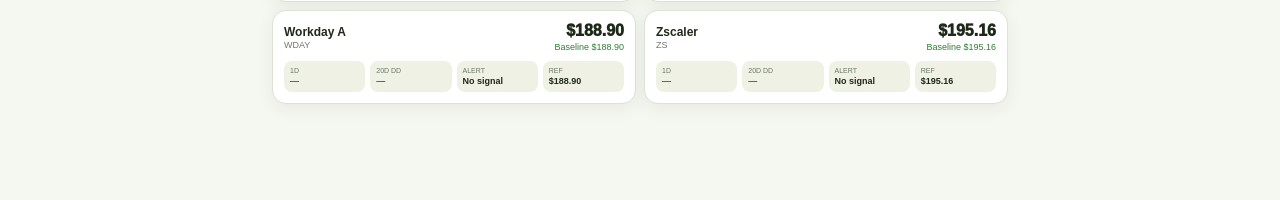
<file: mobile.html>
<!doctype html>
<html lang="en">
<head>
<meta charset="utf-8">
<meta name="viewport" content="width=device-width,initial-scale=1,viewport-fit=cover">
<meta name="theme-color" content="#5d6b35">
<meta name="apple-mobile-web-app-capable" content="yes">
<meta name="apple-mobile-web-app-status-bar-style" content="default">
<meta name="apple-mobile-web-app-title" content="US Stocks">
<link rel="manifest" href="./mobile-manifest.json">
<link rel="icon" href="./icons/icon-192.png">
<title>US Stock Watcher</title>
<style>
:root{--bg:#f5f7f1;--panel:#fff;--text:#1f2919;--muted:#6d7668;--border:#dce2d4;--olive:#5d6b35;--olive2:#78884a;--soft:#eef1e3;--good:#2f7d32;--bad:#b23a35}
[data-theme=dark]{--bg:#11170e;--panel:#192114;--text:#edf2e7;--muted:#a7b19d;--border:#34402f;--olive:#95aa62;--olive2:#b1c57a;--soft:#26311f;--good:#76c67a;--bad:#ff7b72}
*{box-sizing:border-box}html,body{margin:0;background:var(--bg);color:var(--text);font-family:Inter,system-ui,-apple-system,BlinkMacSystemFont,"Segoe UI",sans-serif}body{padding-bottom:84px}.wrap{max-width:760px;margin:auto;padding:12px}
header{position:sticky;top:0;z-index:20;margin:-12px -12px 12px;padding:11px 12px;background:var(--olive);color:#fff;display:flex;align-items:center;justify-content:space-between;gap:10px;box-shadow:0 3px 14px rgba(40,50,20,.18)}.brand{display:flex;align-items:center;gap:9px}.brandmark{width:34px;height:34px;border-radius:10px;background:#fff;color:var(--olive);display:grid;place-items:center;font-weight:950}.brand h1{font-size:16px;margin:0}.brand small{display:block;font-size:9px;opacity:.8;margin-top:1px}.actions{display:flex;gap:6px}.iconbtn{border:1px solid rgba(255,255,255,.22);background:rgba(255,255,255,.12);color:#fff;border-radius:10px;width:34px;height:34px;font-size:16px}
.hero{background:linear-gradient(135deg,var(--olive),var(--olive2));color:#fff;border-radius:18px;padding:15px;margin-bottom:10px}.eyebrow{font-size:9px;letter-spacing:.12em;text-transform:uppercase;opacity:.75}.hero h2{font-size:22px;line-height:1.16;margin:5px 0 7px}.hero p{font-size:10px;line-height:1.45;opacity:.88;margin:0}.stats{display:grid;grid-template-columns:repeat(3,1fr);gap:7px;margin-top:12px}.stat{background:rgba(255,255,255,.12);border:1px solid rgba(255,255,255,.16);border-radius:10px;padding:8px}.stat span{display:block;font-size:8px;opacity:.78;text-transform:uppercase}.stat b{display:block;font-size:15px;margin-top:3px}
.search{margin:10px 0}.search input{width:100%;border:1px solid var(--border);background:var(--panel);color:var(--text);border-radius:12px;padding:11px 12px;font:inherit;outline:none}.section{margin-top:11px}.sectionhead{display:flex;align-items:end;justify-content:space-between;gap:8px;margin-bottom:8px}.sectionhead h3{font-size:13px;margin:0}.sectionhead span{font-size:9px;color:var(--muted)}
.grid{display:grid;gap:8px}.card,.alert{background:var(--panel);border:1px solid var(--border);border-radius:14px;padding:11px;box-shadow:0 4px 18px rgba(39,53,29,.07)}.row{display:flex;justify-content:space-between;align-items:center;gap:8px}.name{font-weight:900;font-size:12px}.ticker{font-size:9px;color:var(--muted);margin-top:1px}.price{font-size:16px;font-weight:950;text-align:right}.chg{font-size:9px;text-align:right;margin-top:2px}.up{color:var(--good)}.down{color:var(--bad)}.bars{display:grid;grid-template-columns:repeat(4,1fr);gap:5px;margin-top:9px}.bar{background:var(--soft);border-radius:8px;padding:6px}.bar span{display:block;font-size:7px;color:var(--muted);text-transform:uppercase}.bar b{display:block;font-size:9px;margin-top:2px}
.alert{display:flex;justify-content:space-between;align-items:center;gap:10px}.badge{border-radius:999px;padding:4px 7px;font-size:8px;font-weight:900;white-space:nowrap}.badge.red{background:#fff0f0;color:var(--bad)}.badge.amber{background:#faf4d7;color:#64551a}
.tabs{position:fixed;left:50%;bottom:0;transform:translateX(-50%);z-index:50;width:min(760px,100%);background:var(--panel);border:1px solid var(--border);border-bottom:0;border-radius:16px 16px 0 0;box-shadow:0 -6px 22px rgba(0,0,0,.1);padding:5px 4px calc(5px + env(safe-area-inset-bottom));display:grid;grid-template-columns:repeat(4,1fr)}.tabs button{border:0;background:none;color:var(--muted);font:inherit;font-size:9px;font-weight:800;padding:5px 2px}.tabs button b{display:block;font-size:16px;line-height:1.05;margin-bottom:2px}.tabs button.active{color:var(--olive)}
.screen{display:none}.screen.active{display:block}.chip{white-space:nowrap;border:1px solid var(--border);background:var(--panel);color:var(--text);padding:7px 10px;border-radius:999px;font-size:9px}.chip.active{background:var(--olive);color:#fff;border-color:var(--olive)}.cardbutton{border:0;background:none;color:inherit;text-align:left;padding:0;width:100%}.empty{padding:14px;text-align:center;border:1px dashed var(--border);border-radius:12px;color:var(--muted);font-size:10px;line-height:1.5}.note{font-size:9px;color:var(--muted);line-height:1.5;margin-top:9px}.install{margin-top:9px;border:1px solid var(--olive2);background:var(--soft);border-radius:12px;padding:10px;font-size:9px;line-height:1.45}
@media(min-width:620px){.grid{grid-template-columns:repeat(2,1fr)}}
</style>
</head>
<body>
<div class="wrap">
<header><div class="brand"><div class="brandmark">$</div><div><h1>US Stock Watcher</h1><small>Mobile market tracker</small></div></div><div class="actions"><button class="iconbtn" id="themeBtn">◐</button><button class="iconbtn" id="refreshBtn">↻</button></div></header>

<section class="hero"><div class="eyebrow">Favourites • dip monitor</div><h2>Watch the pullbacks that matter.</h2><p>Your 26 favourite US stocks, with daily moves and dip-threshold signals.</p><div class="stats"><div class="stat"><span>Watchlist</span><b id="watchCount">26</b></div><div class="stat"><span>Dip alerts</span><b id="alertCount">—</b></div><div class="stat"><span>Updated</span><b id="updatedAt">—</b></div></div></section>

<div class="search"><input id="search" placeholder="Search ticker or company…" autocomplete="off"></div>

<div id="homeScreen" class="screen active">
<section class="section"><div class="sectionhead"><h3>Dip alerts</h3><span>4% day • 7% 20D DD • 10% sharp</span></div><div id="alerts" class="grid"></div></section>
<section class="section"><div class="sectionhead"><h3>Favourite stocks</h3><span id="listMeta">Loading…</span></div><div id="stocks" class="grid"></div></section>
</div>

<div id="alertsScreen" class="screen">
<section class="section"><div class="sectionhead"><h3>Alert centre</h3><span>Informational thresholds</span></div><div id="allAlerts" class="grid"></div><div class="note">This mobile screen evaluates the latest market-data snapshot on refresh. True background push alerts require a push service/server.</div></section>
</div>

<div id="marketScreen" class="screen">
<section class="section"><div class="sectionhead"><h3>Market view</h3><span>Favourite universe</span></div><div class="card"><div class="row"><div><div class="name">Favourites advancing</div><div class="ticker">Latest daily move</div></div><div class="price up" id="advancing">—</div></div><div class="bars"><div class="bar"><span>Biggest dip</span><b id="bigDip">—</b></div><div class="bar"><span>Best day</span><b id="bestDay">—</b></div><div class="bar"><span>Median day</span><b id="medianDay">—</b></div><div class="bar"><span>Data rows</span><b id="dataRows">—</b></div></div></div></section>
</div>

<div id="settingsScreen" class="screen">
<section class="section"><div class="sectionhead"><h3>Settings</h3><span>Stored on this device</span></div><div class="card">
<div class="row"><div><div class="name">4% daily dip alert</div><div class="ticker">Daily change ≤ −4%</div></div><button class="chip active" id="toggle4">ON</button></div><div style="height:8px"></div>
<div class="row"><div><div class="name">7% drawdown alert</div><div class="ticker">20-day high drawdown ≤ −7%</div></div><button class="chip active" id="toggle7">ON</button></div><div style="height:8px"></div>
<div class="row"><div><div class="name">10% sharp dip alert</div><div class="ticker">Daily change ≤ −10%</div></div><button class="chip active" id="toggle10">ON</button></div></div>
<div class="install"><b>Install as an app</b><br>Android Chrome → browser menu → <b>Add to Home screen</b>. The mobile screen opens as a standalone app.</div></section>
</div>
</div>

<nav class="tabs"><button class="active" data-screen="homeScreen"><b>⌂</b>Home</button><button data-screen="alertsScreen"><b>!</b>Alerts</button><button data-screen="marketScreen"><b>◒</b>Market</button><button data-screen="settingsScreen"><b>⚙</b>Settings</button></nav>

<script>
const WATCH=[['ADBE','Adobe',252.82],['GOOGL','Alphabet A',345.70],['AAPL','Apple',334.09],['TEAM','Atlassian A',189.44],['BA','Boeing',206.58],['CRWD','CrowdStrike A',241.99],['GD','General Dynamics',360.95],['INTC','Intel',102.22],['JNJ','Johnson & Johnson',268.24],['LMT','Lockheed Martin',536.78],['MA','Mastercard',568.82],['META','Meta Platforms A',678.32],['MSFT','Microsoft',493.49],['NVDA','NVIDIA',215.68],['OKTA','Okta A',188.74],['PANW','Palo Alto Networks',378.63],['PYPL','PayPal',53.01],['PFE','Pfizer',27.52],['QCOM','Qualcomm',187.65],['SAP','SAP SE',214.91],['NOW','ServiceNow',141.00],['CRM','Salesforce',251.81],['SNOW','Snowflake',333.61],['TSLA','Tesla',360.52],['WDAY','Workday A',188.90],['ZS','Zscaler',195.16]];
const state={rows:[],filters:{d4:true,d7:true,d10:true},theme:localStorage.getItem('us-stock-theme')||'light'};
document.documentElement.dataset.theme=state.theme==='dark'?'dark':'light';
const money=v=>Number.isFinite(v)?'$'+v.toFixed(2):'—';
const pct=v=>Number.isFinite(v)?(v>=0?'+':'')+v.toFixed(2)+'%':'—';
const cls=v=>v<0?'down':'up';
const num=v=>{const n=Number(v);return Number.isFinite(n)?n:null};
function findTickerObjects(obj,out={}){if(!obj||typeof obj!=='object')return out;if(Array.isArray(obj)){obj.forEach(x=>findTickerObjects(x,out));return out}if(typeof obj.symbol==='string'||typeof obj.ticker==='string'||typeof obj.code==='string'){const t=String(obj.symbol||obj.ticker||obj.code).toUpperCase();if(WATCH.some(w=>w[0]===t))out[t]=Object.assign(out[t]||{},obj)}for(const[k,v]of Object.entries(obj)){if(WATCH.some(w=>w[0]===String(k).toUpperCase())&&v&&typeof v==='object')out[String(k).toUpperCase()]=Object.assign(out[String(k).toUpperCase()]||{},v);else if(v&&typeof v==='object')findTickerObjects(v,out)}return out}
function parseRows(payload){const found=findTickerObjects(payload,{});return WATCH.map(([t,name,base])=>{const x=found[t]||{};return{t,name,base,price:num(x.price??x.current_price??x.currentPrice??x.last??x.close??x.regularMarketPrice),day:num(x.change_pct??x.changePercent??x.percentChange??x.daily_change_pct??x['1D']??x.oneDay),d20:num(x.drawdown20d??x.drawdown_20d??x.from20dHigh??x.drawdown20)}})}
function signal(r){const s=[];if(state.filters.d10&&r.day!==null&&r.day<=-10)s.push({level:'sharp',text:'Daily −10%+'});if(state.filters.d4&&r.day!==null&&r.day<=-4)s.push({level:'day',text:'Daily −4%+'});if(state.filters.d7&&r.d20!==null&&r.d20<=-7)s.push({level:'dd',text:'20D high −7%+'});return s}
function card(r){const s=signal(r);return `<article class="card"><button class="cardbutton" data-ticker="${r.t}"><div class="row"><div><div class="name">${r.name}</div><div class="ticker">${r.t}</div></div><div><div class="price">${money(r.price??r.base)}</div><div class="chg ${cls(r.day??0)}">${r.day===null?'Baseline '+money(r.base):pct(r.day)}</div></div></div><div class="bars"><div class="bar"><span>1D</span><b class="${cls(r.day??0)}">${pct(r.day)}</b></div><div class="bar"><span>20D DD</span><b class="${cls(r.d20??0)}">${pct(r.d20)}</b></div><div class="bar"><span>Alert</span><b>${s.length?s[0].text:'No signal'}</b></div><div class="bar"><span>Ref</span><b>${money(r.base)}</b></div></div></button></article>`}
function alertCard(r){const s=signal(r)[0];const badge=s?.level==='sharp'?'red':s?.level==='day'?'amber':'green';return `<article class="alert"><div><b>${r.t} · ${r.name}</b><div class="ticker">${money(r.price??r.base)} • daily ${pct(r.day)} • 20D DD ${pct(r.d20)}</div></div><span class="badge ${badge}">${s?.text||'Signal'}</span></article>`}
function render(){const q=document.getElementById('search').value.trim().toUpperCase();const rows=state.rows.filter(r=>!q||r.t.includes(q)||r.name.toUpperCase().includes(q)).sort((a,b)=>(signal(b).length-signal(a).length)||(a.day??999)-(b.day??999));document.getElementById('stocks').innerHTML=rows.map(card).join('')||'<div class="empty">No matching stocks.</div>';const alerts=state.rows.filter(r=>signal(r).length).sort((a,b)=>signal(b).length-signal(a).length||(a.day??999)-(b.day??999));document.getElementById('alertCount').textContent=alerts.length;document.getElementById('alerts').innerHTML=alerts.length?alerts.slice(0,8).map(alertCard).join(''):'<div class="empty">No dip threshold crossed in the latest snapshot.</div>';document.getElementById('allAlerts').innerHTML=alerts.length?alerts.map(alertCard).join(''):'<div class="empty">No active dip alerts.</div>';const vals=state.rows.map(r=>r.day).filter(v=>v!==null).sort((a,b)=>a-b);document.getElementById('advancing').textContent=vals.length?vals.filter(v=>v>0).length+' / '+vals.length:'—';document.getElementById('bigDip').textContent=vals.length?pct(vals[0]):'—';document.getElementById('bestDay').textContent=vals.length?pct(vals[vals.length-1]):'—';document.getElementById('medianDay').textContent=vals.length?pct(vals[Math.floor(vals.length/2)]):'—';document.getElementById('listMeta').textContent=rows.length+' shown';document.querySelectorAll('[data-ticker]').forEach(b=>b.onclick=()=>alert('Open '+b.dataset.ticker+' in the main dashboard for the full history.'))}
async function load(){document.getElementById('updatedAt').textContent='Loading…';let payload=null;try{const r=await fetch('./data.json?ts='+Date.now(),{cache:'no-store'});if(r.ok)payload=await r.json()}catch(e){}state.rows=parseRows(payload||{});const got=state.rows.filter(x=>x.price!==null).length;document.getElementById('dataRows').textContent=got+'/'+WATCH.length;document.getElementById('updatedAt').textContent=new Date().toLocaleTimeString([], {hour:'2-digit',minute:'2-digit'});render()}
document.querySelectorAll('.tabs button').forEach(b=>b.onclick=()=>{document.querySelectorAll('.screen').forEach(s=>s.classList.remove('active'));document.getElementById(b.dataset.screen).classList.add('active');document.querySelectorAll('.tabs button').forEach(x=>x.classList.toggle('active',x===b));window.scrollTo(0,0)});
document.getElementById('search').oninput=render;
document.getElementById('refreshBtn').onclick=load;
document.getElementById('themeBtn').onclick=()=>{state.theme=state.theme==='dark'?'light':'dark';localStorage.setItem('us-stock-theme',state.theme);document.documentElement.dataset.theme=state.theme};
[['toggle4','d4'],['toggle7','d7'],['toggle10','d10']].forEach(([id,k])=>document.getElementById(id).onclick=()=>{state.filters[k]=!state.filters[k];const e=document.getElementById(id);e.textContent=state.filters[k]?'ON':'OFF';e.classList.toggle('active',state.filters[k]);render()});
if('serviceWorker'in navigator)navigator.serviceWorker.register('./sw-mobile.js').catch(()=>{});
load();setInterval(load,5*60*1000);
</script>
</body>
</html>
</file>
